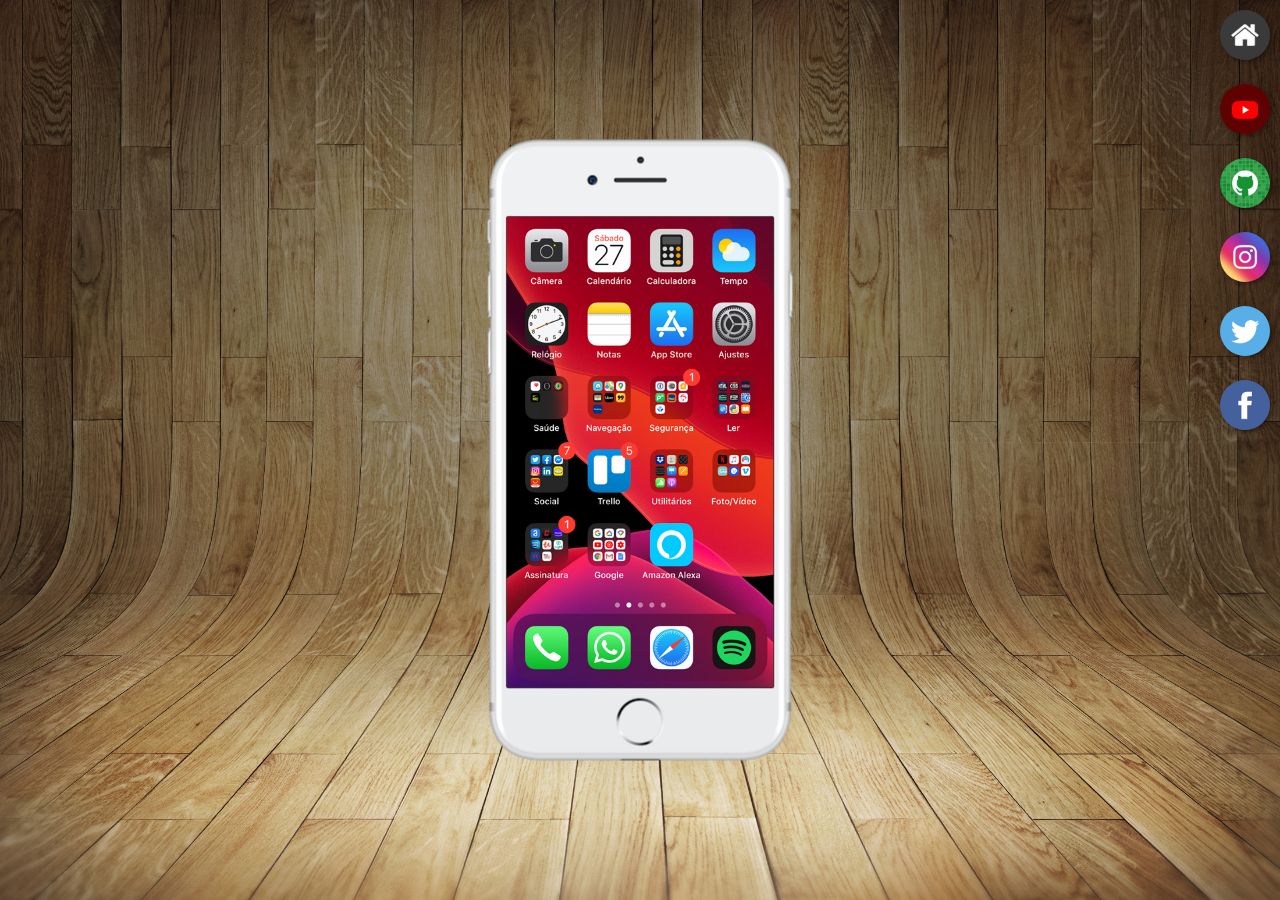
<file: index.html>
<!DOCTYPE html>
<html lang="pt-br">
<head>
    <meta charset="UTF-8">
    <meta http-equiv="X-UA-Compatible" content="IE=edge">
    <meta name="viewport" content="width=device-width, initial-scale=1.0">
    <link rel="shortcut icon" href="favicon.ico" type="image/x-icon">
    <link rel="stylesheet" href="estilos/style.css">
    <title>Projeto Redes Sociais</title>    
</head>
<body>
    <main>
        <!-- TELEFONE -->
        <section id="telefone">
            <iframe src="home.html" name="tela" id="tela" frameborder="0">
                Seu navegador não é compatível com isso.
            </iframe>                
        </section>

        <!-- MENU -->
        <section id="redes-sociais">
            <a href="home.html" target="tela"><img src="imagens/logo-home.jpg" alt="Home"></a> <br>
            <a href="youtube.html" target="tela"><img src="imagens/logo-youtube.jpg" alt="YouTube"></a> <br>
            <a href="github.html" target="tela"><img src="imagens/logo-github.jpg" alt="GitHub"></a> <br>
            <a href="instagram.html" target="tela"><img src="imagens/logo-instagram.jpg" alt="Instagram"></a> <br>
            <a href="twitter.html" target="tela"><img src="imagens/logo-twitter.jpg" alt="Twitter"></a> <br>
            <a href="facebook.html" target="tela"><img src="imagens/logo-facebook.jpg" alt="Facebook"></a>
        </section>
    </main>
</body>
</html>
</file>
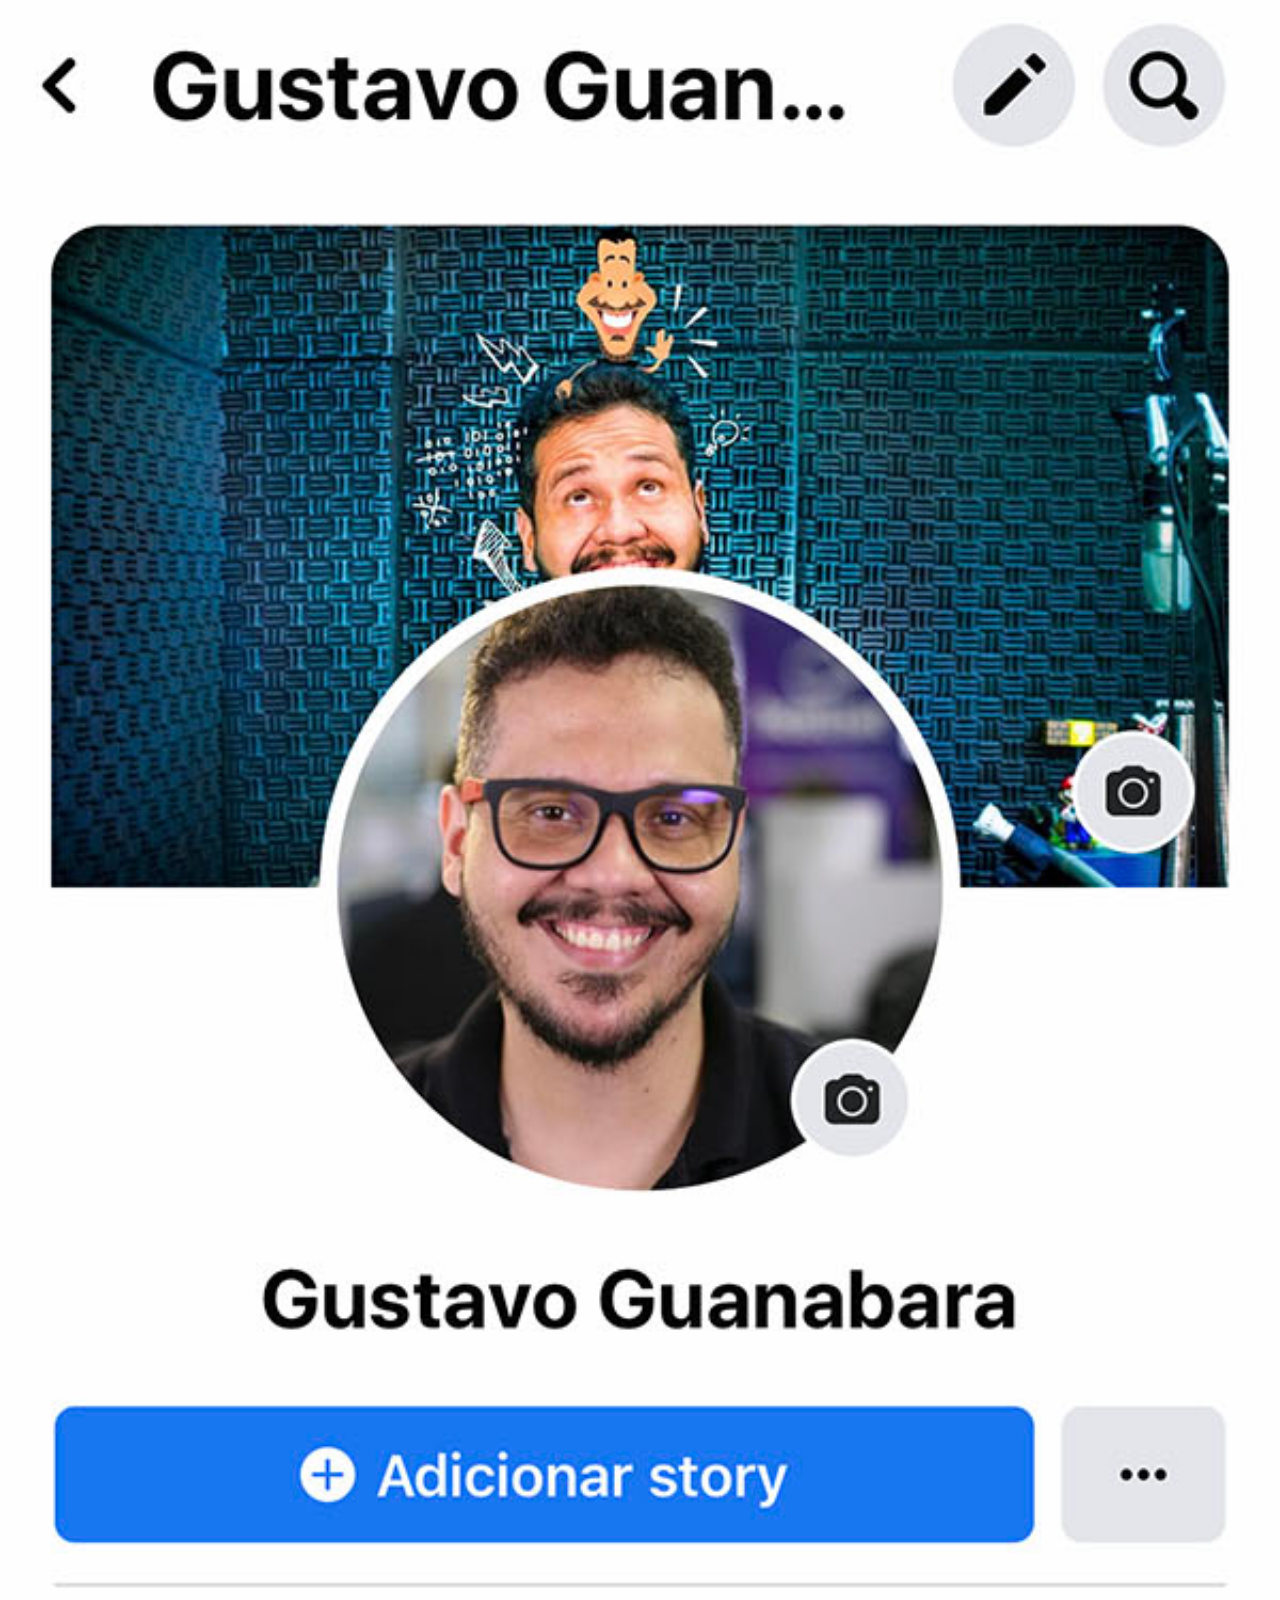
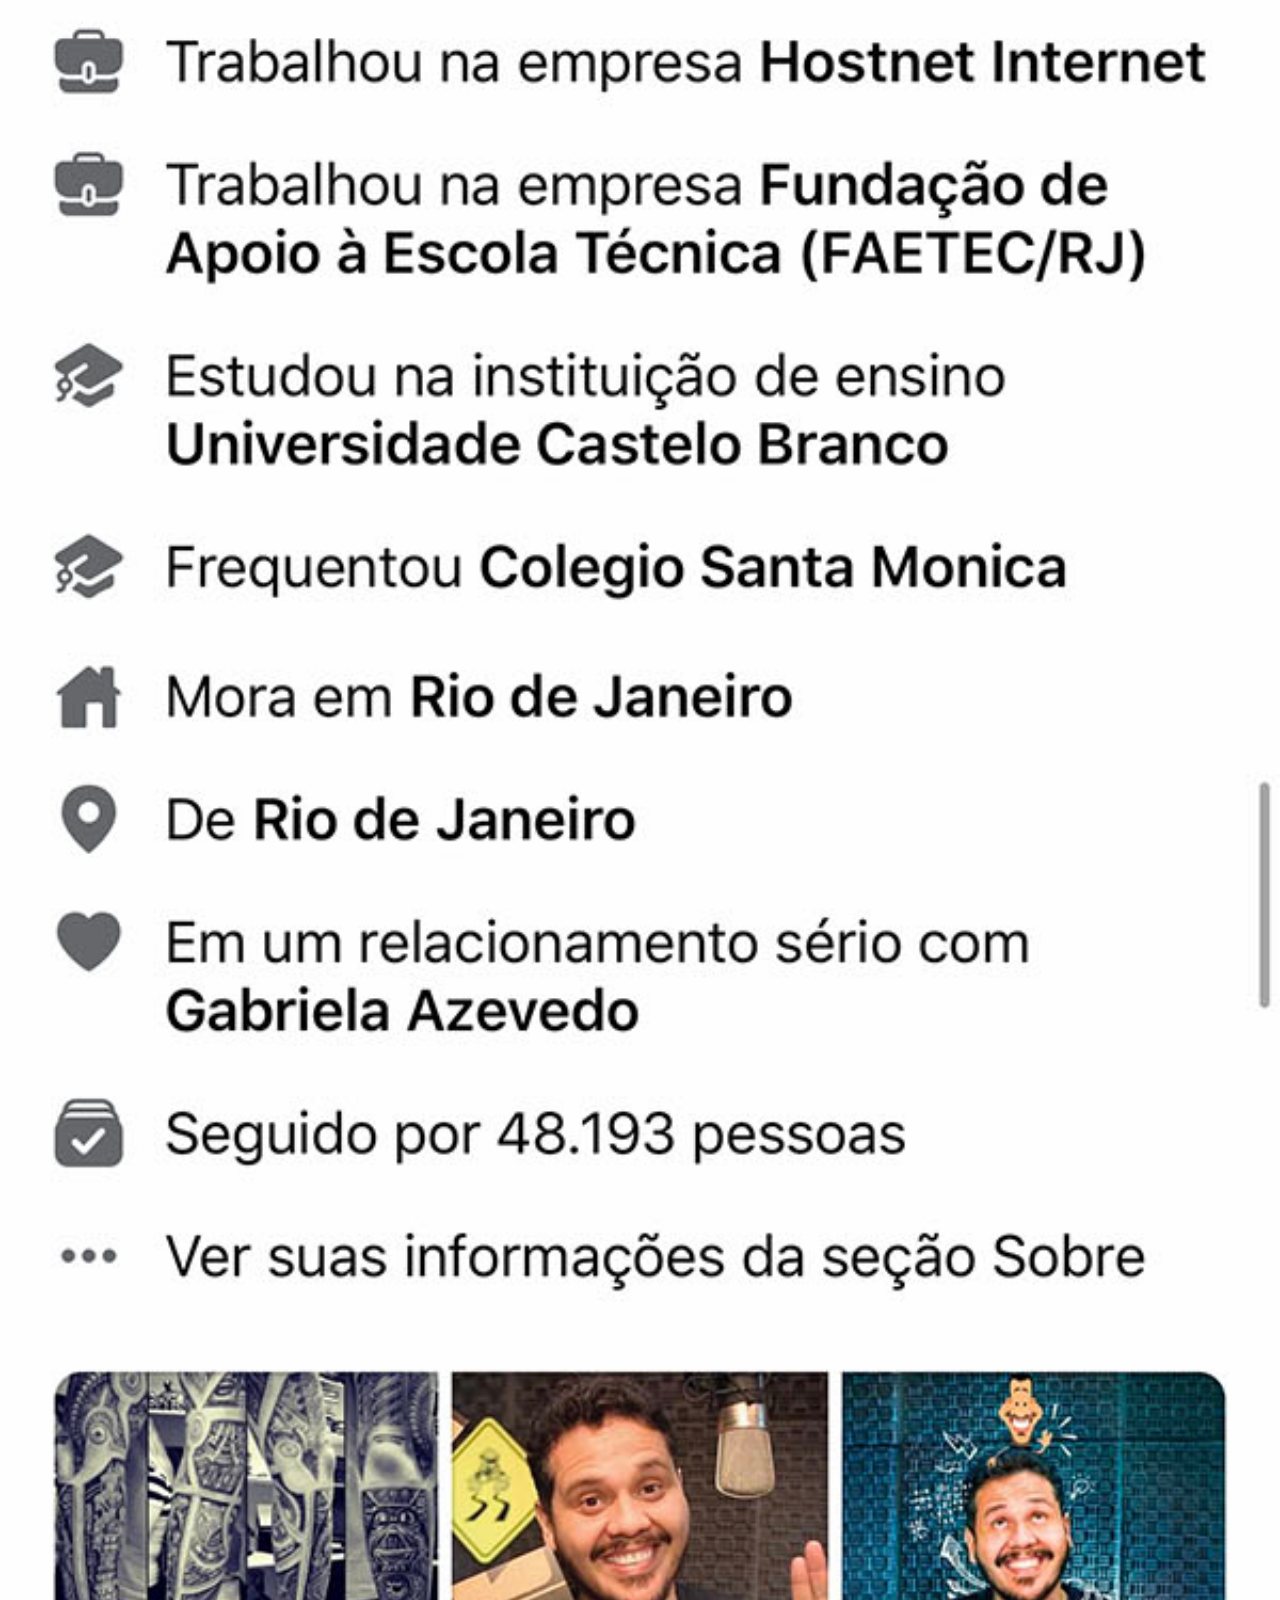
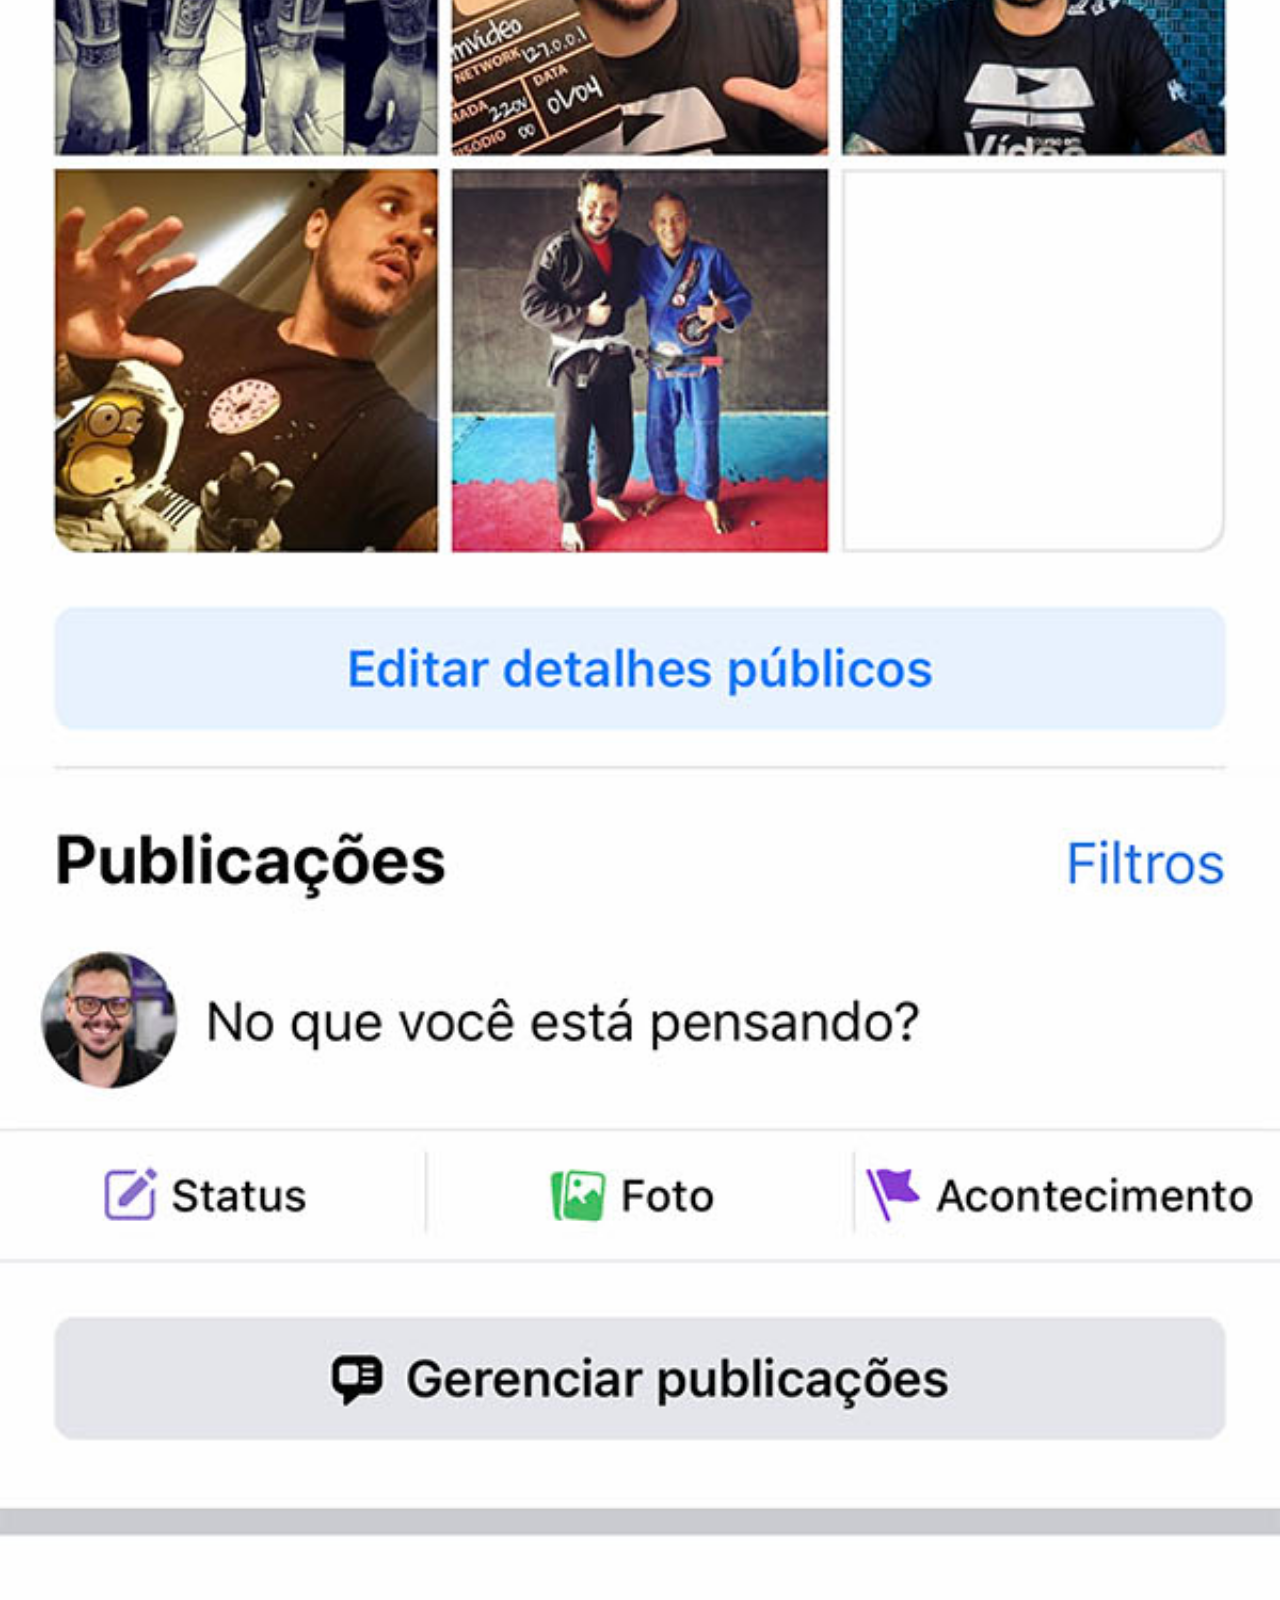
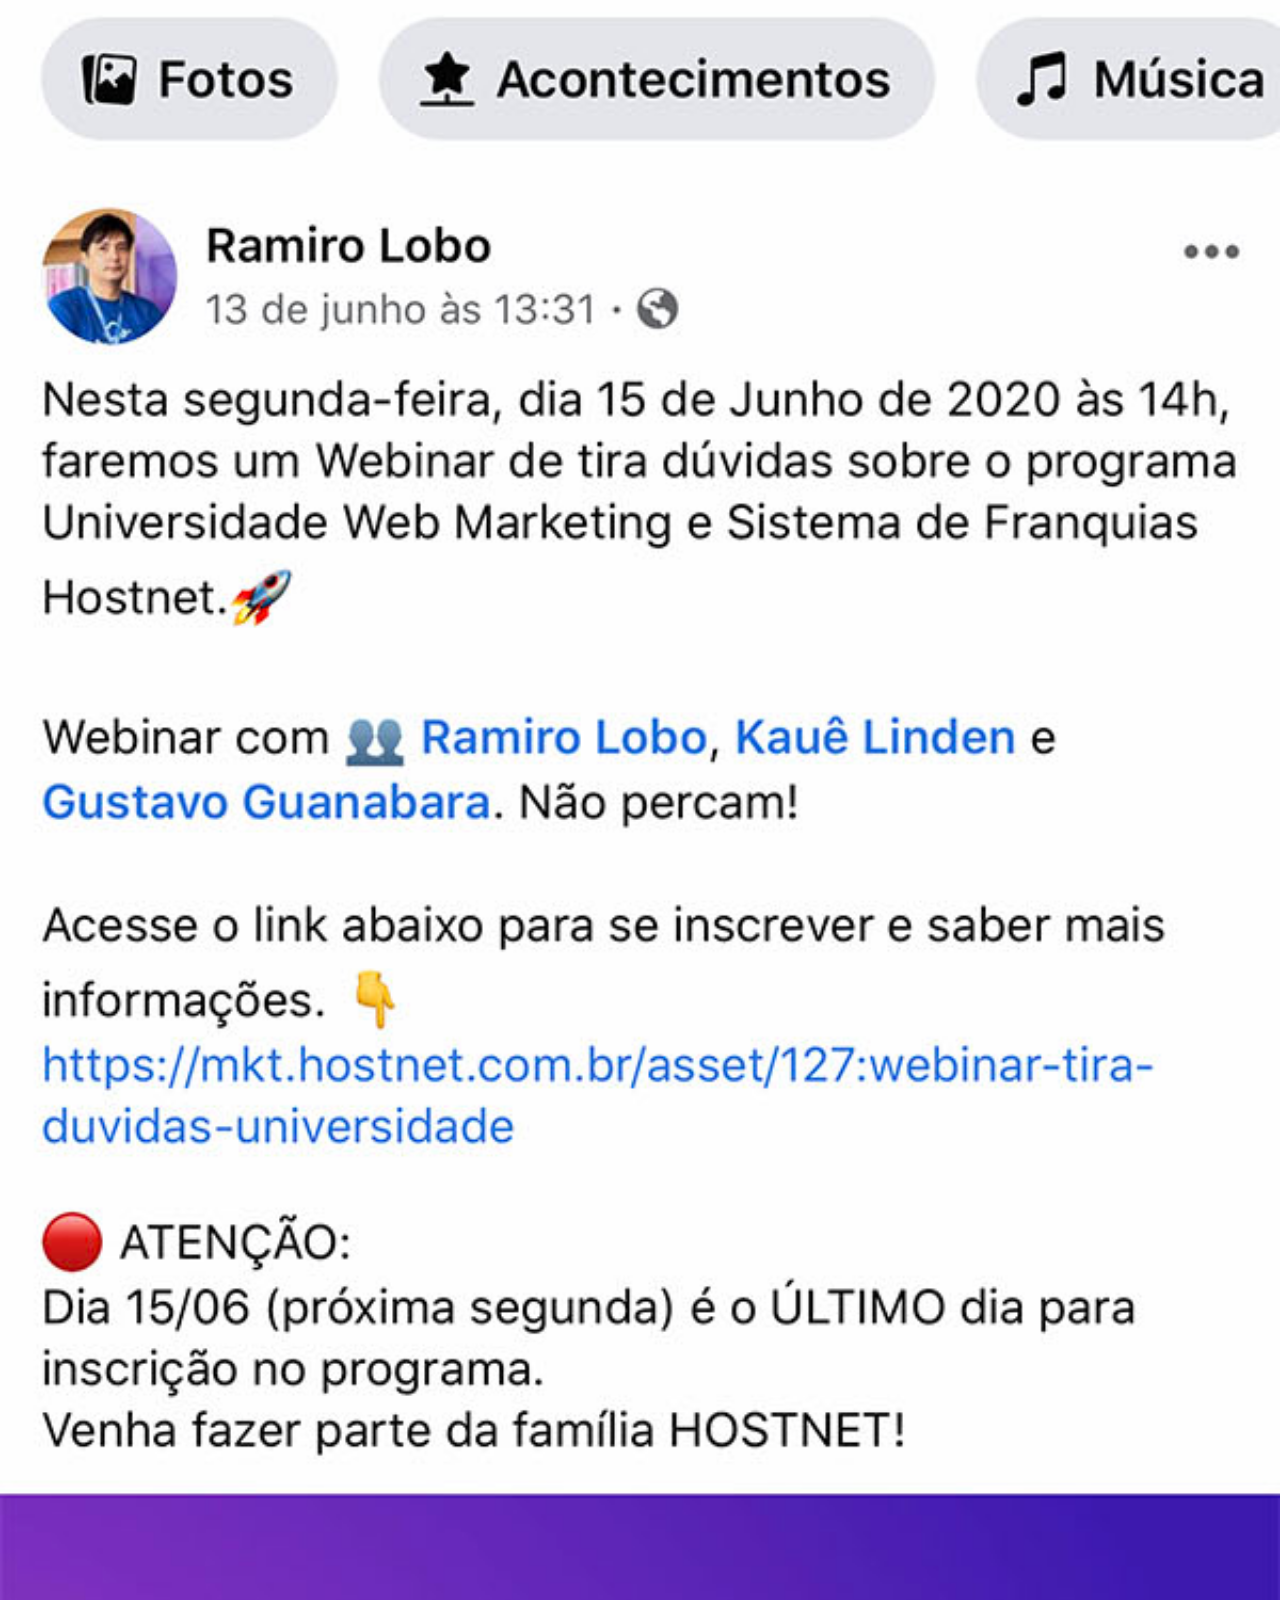
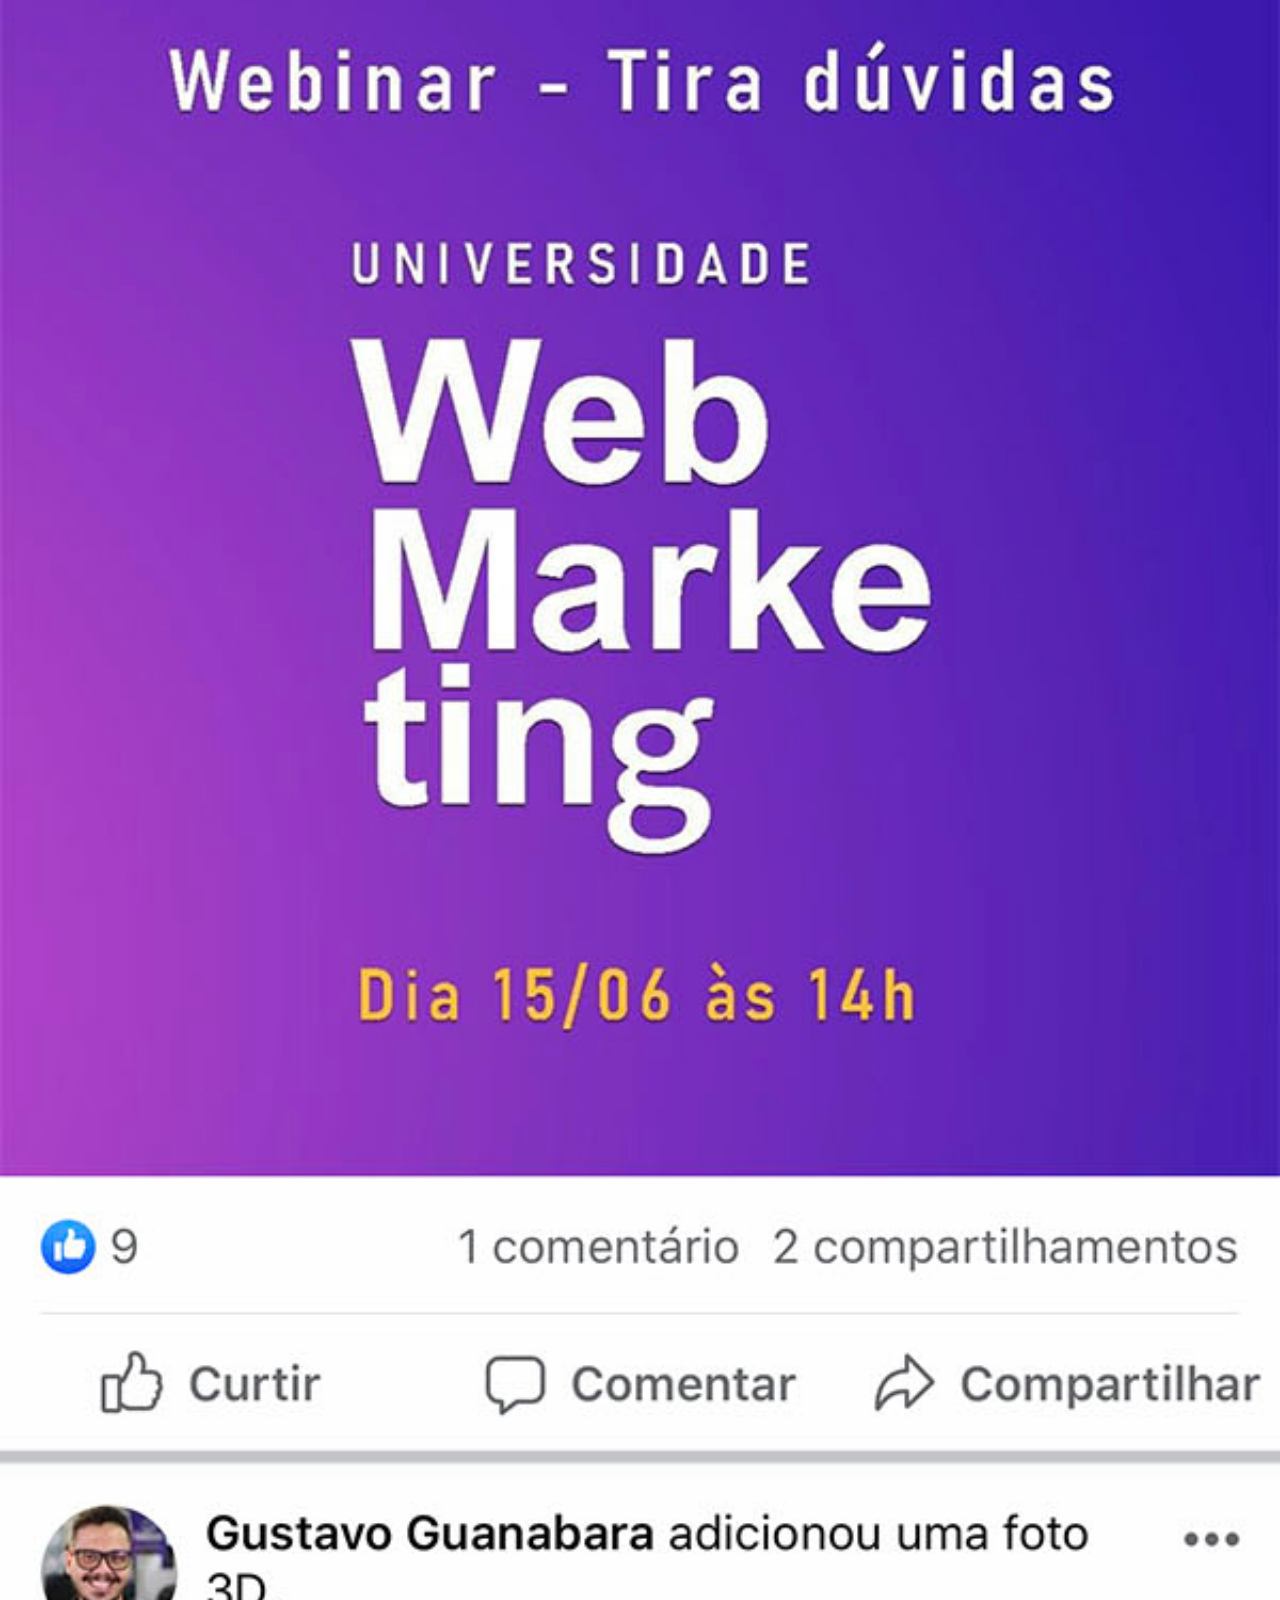
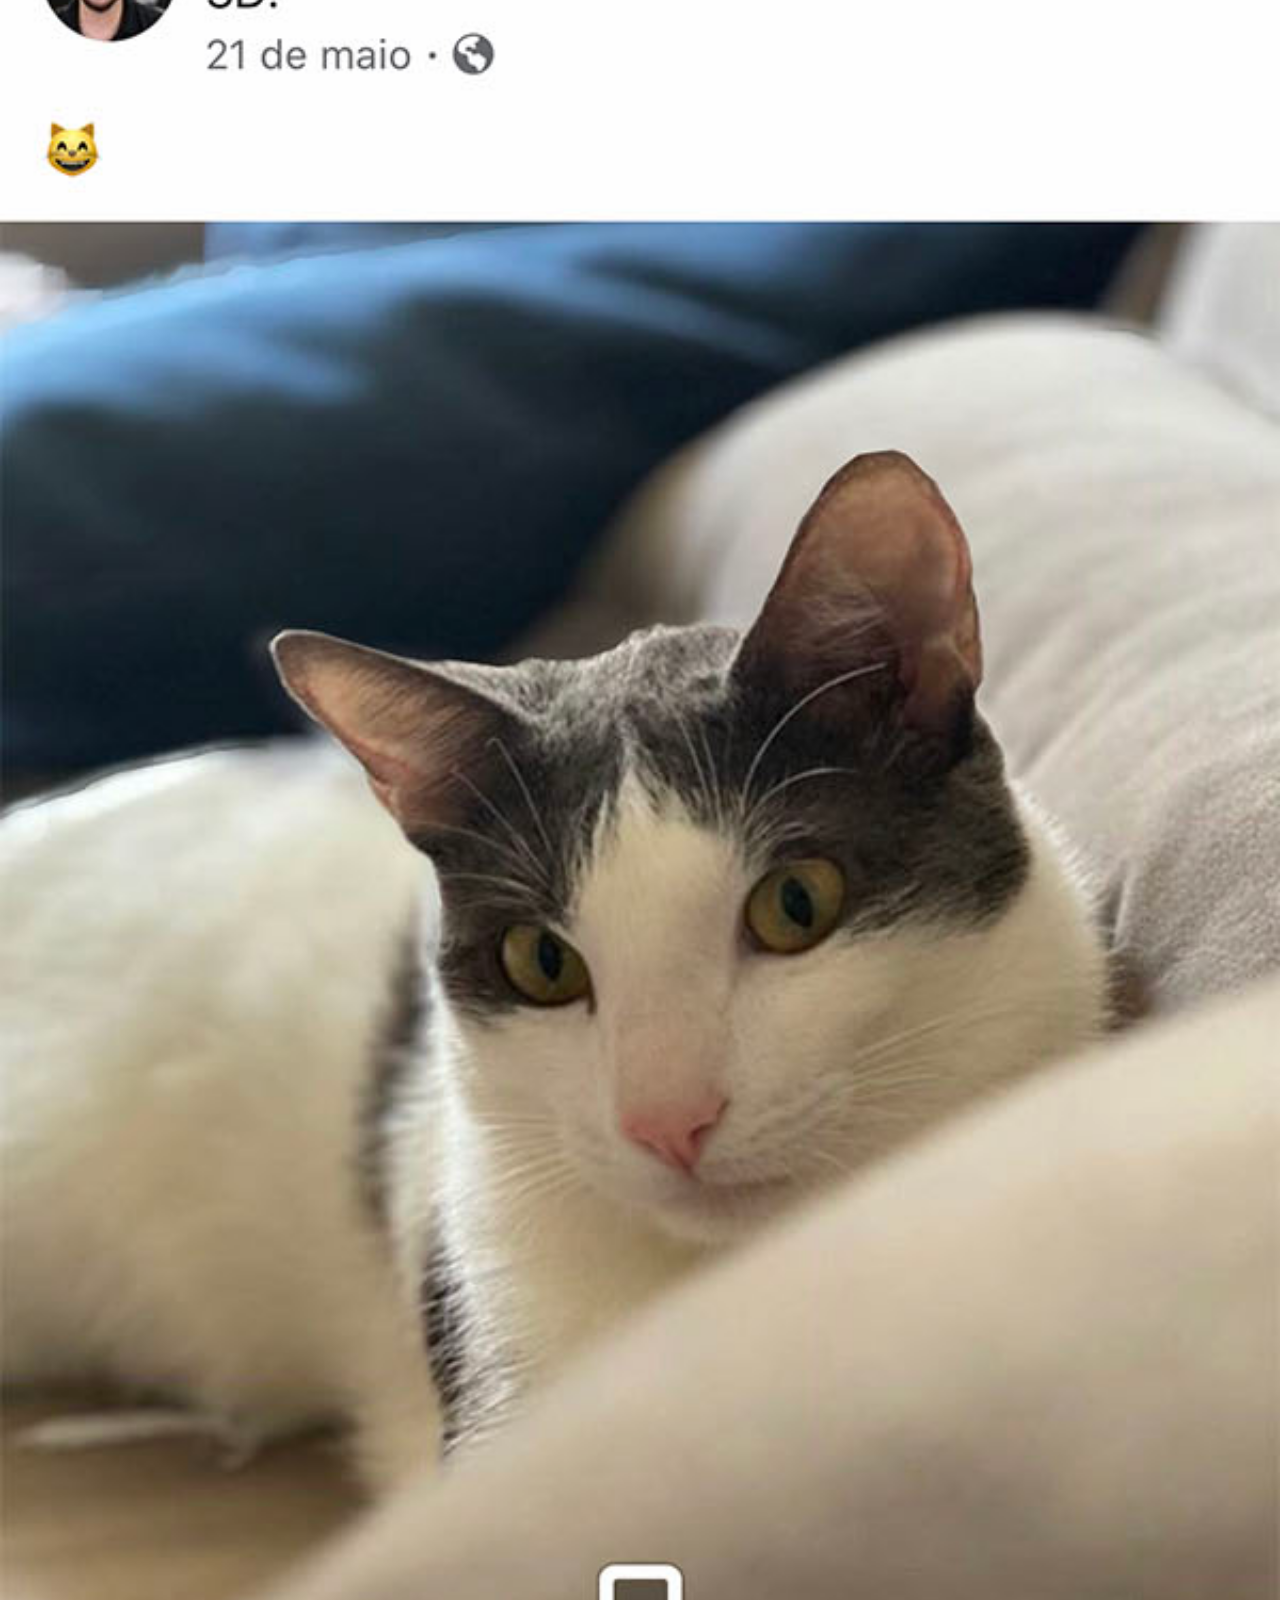
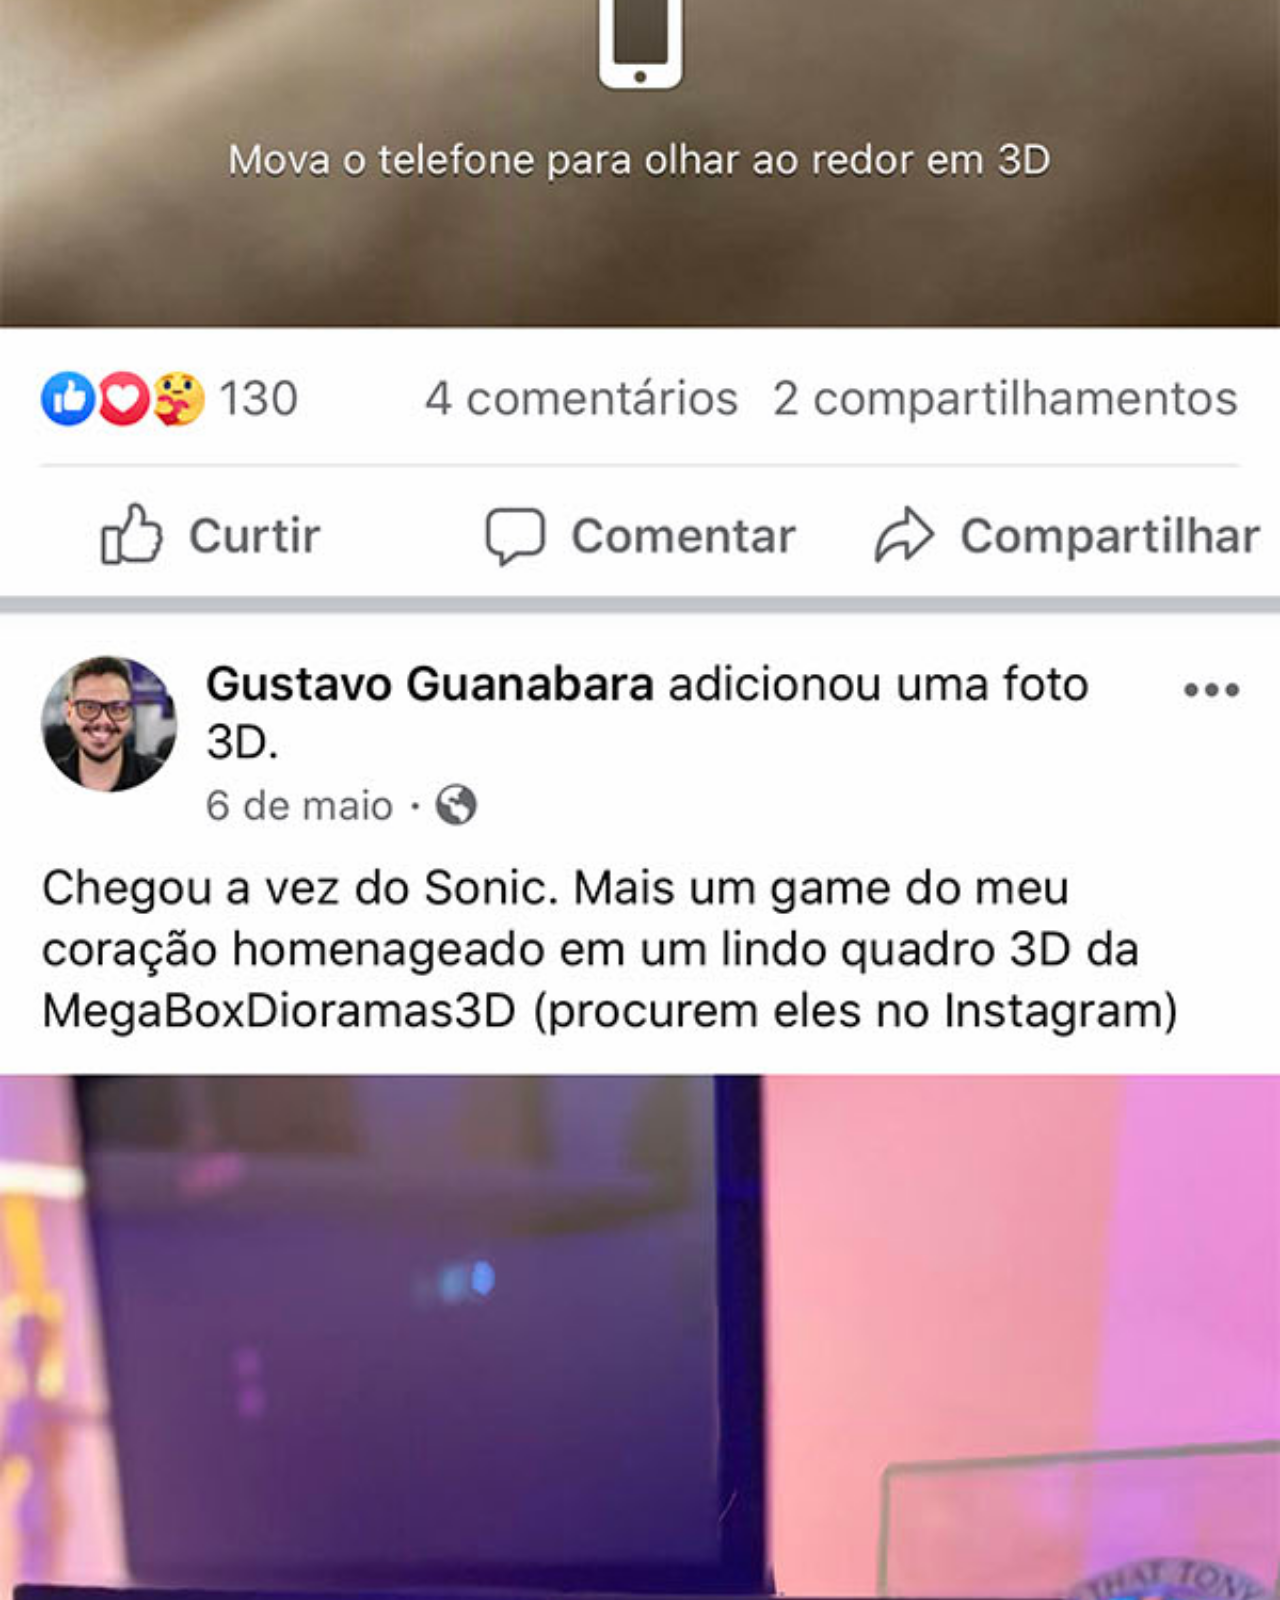
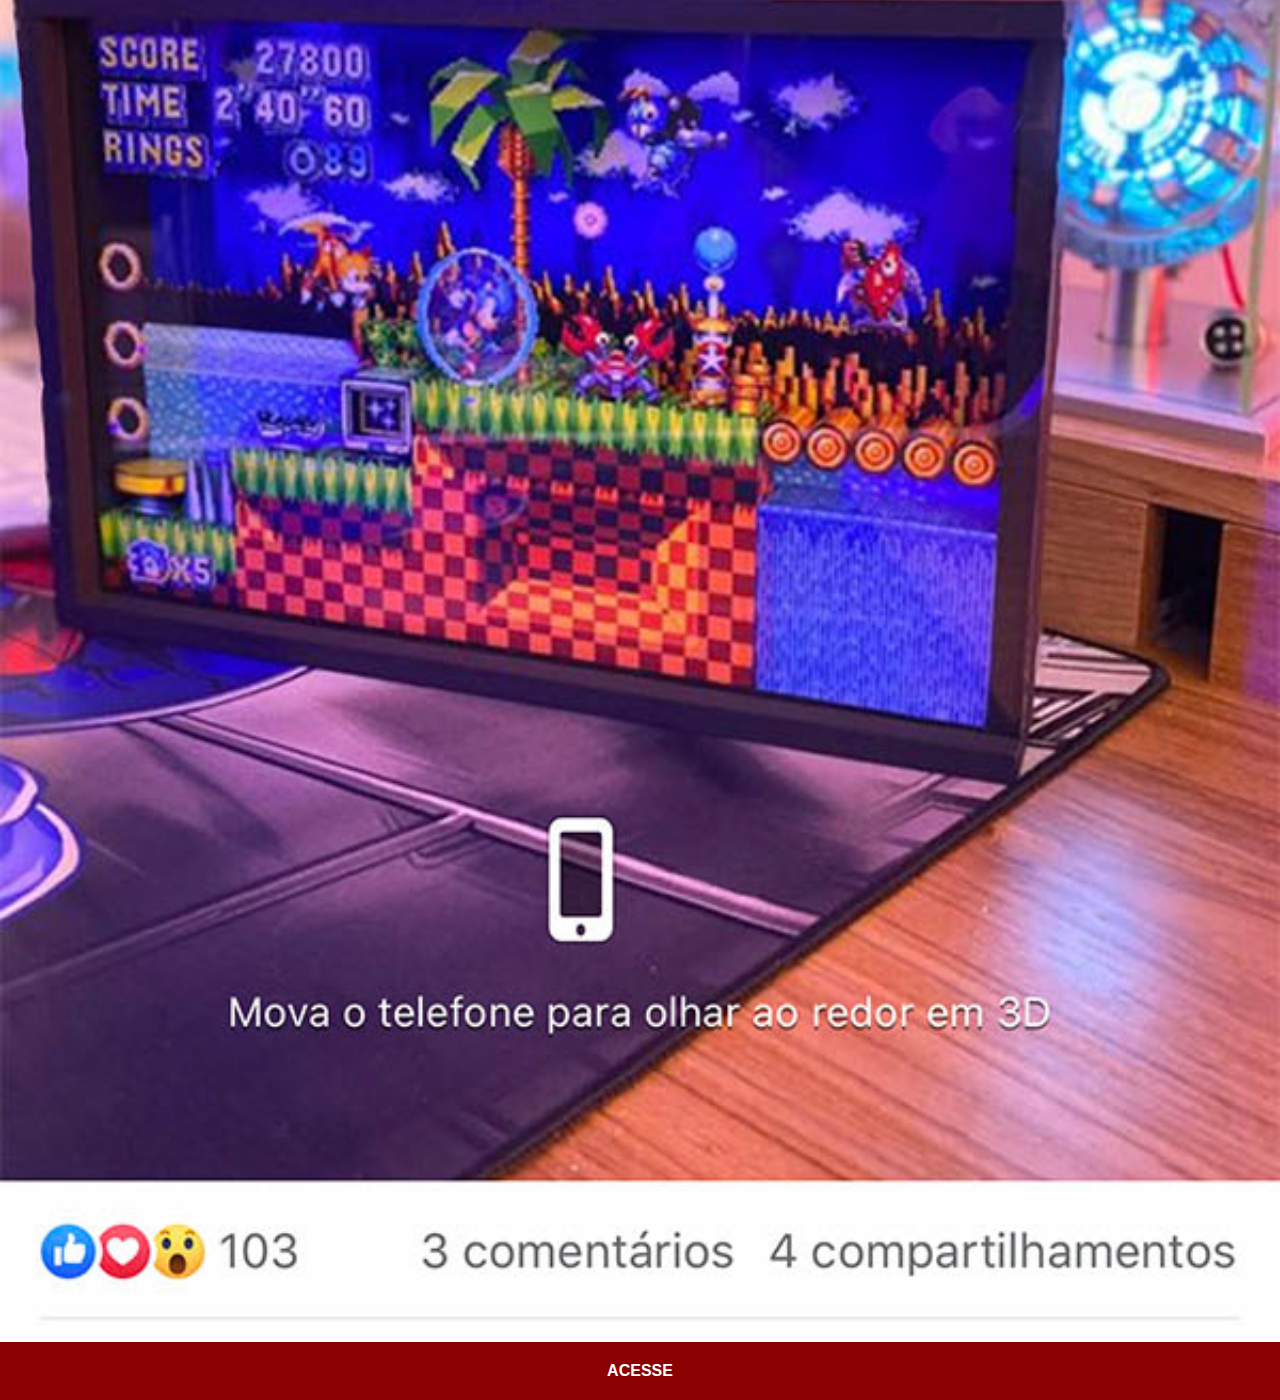
<file: facebook.html>
<!DOCTYPE html>
<html lang="pt-br">
<head>
    <meta charset="UTF-8">
    <meta http-equiv="X-UA-Compatible" content="IE=edge">
    <meta name="viewport" content="width=device-width, initial-scale=1.0">
    <title>Facebook</title>
    <link rel="stylesheet" href="estilos/social.css">
</head>
<body>
    <img src="imagens/tela-facebook.jpg" alt="Facebook">
    <a href="https://pt-br.facebook.com/gustavoguanabara" target="_blank">ACESSE</a>
</body>
</html>
</file>
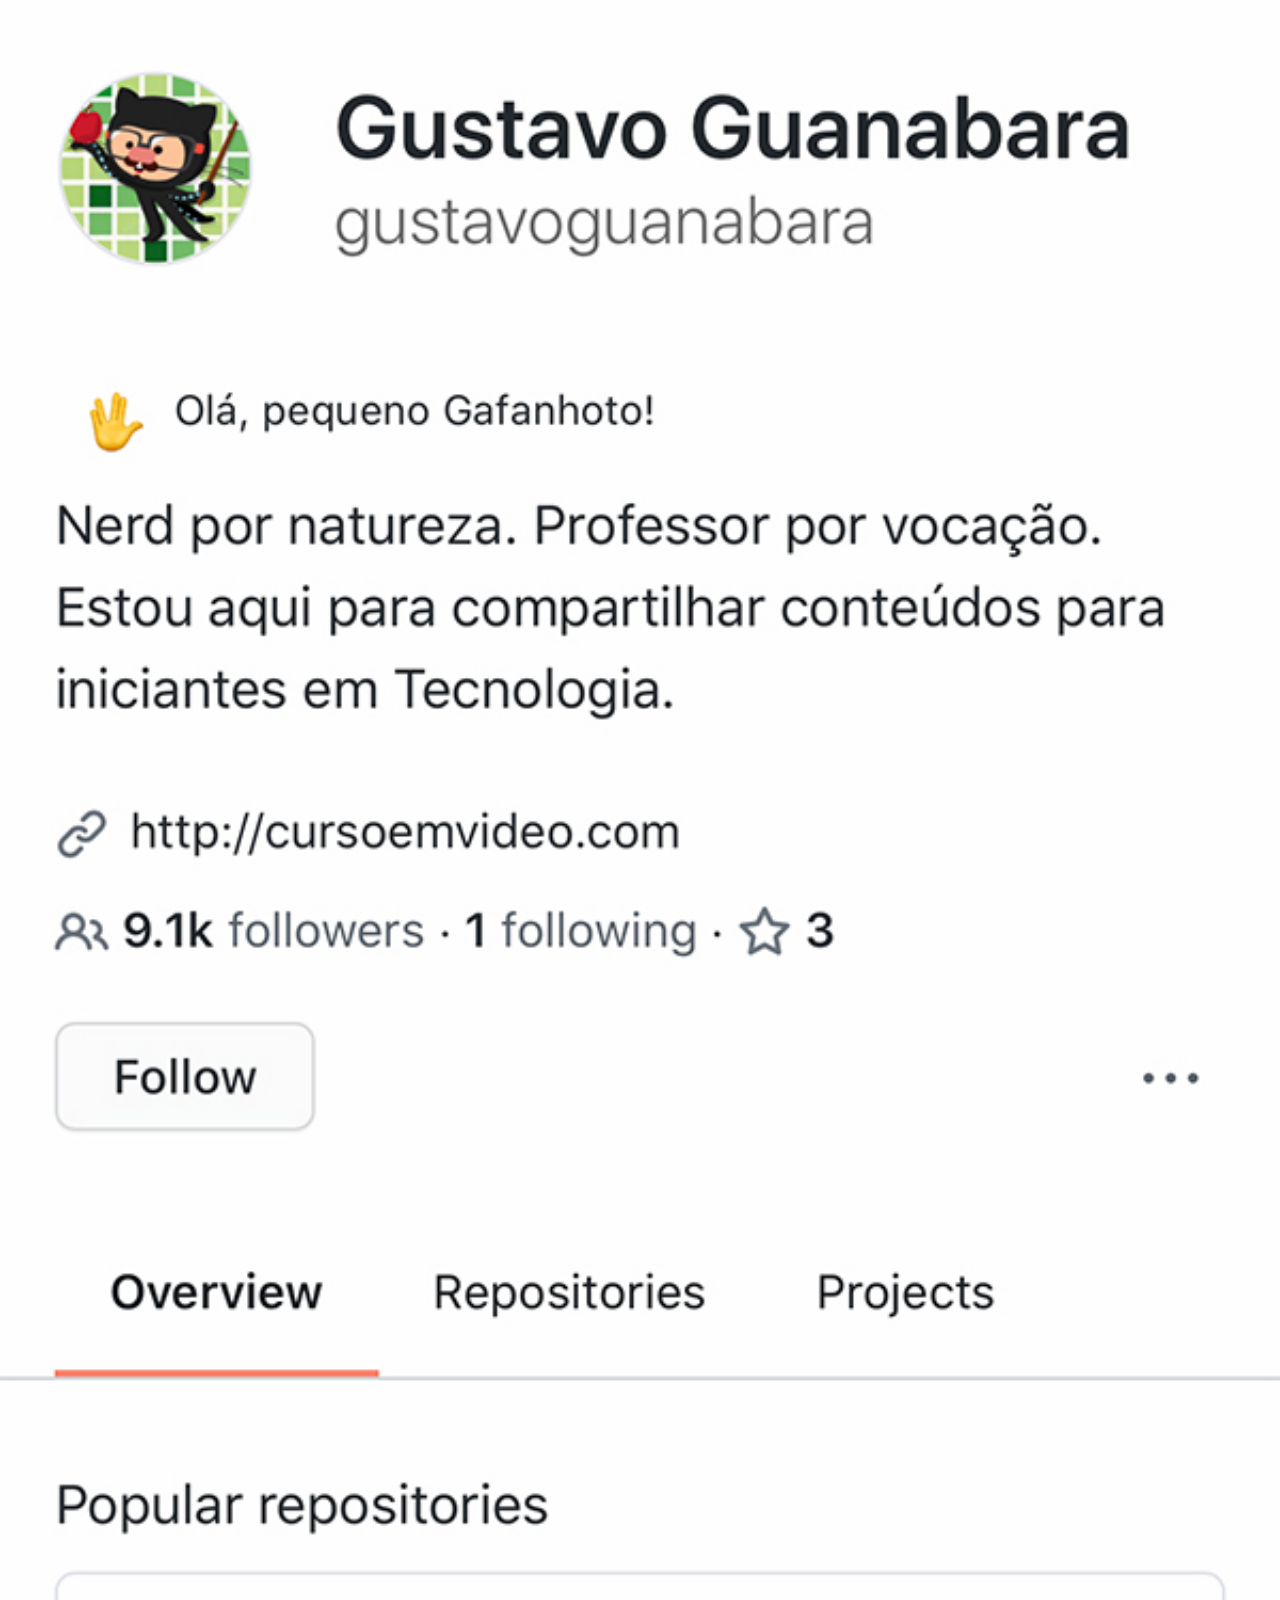
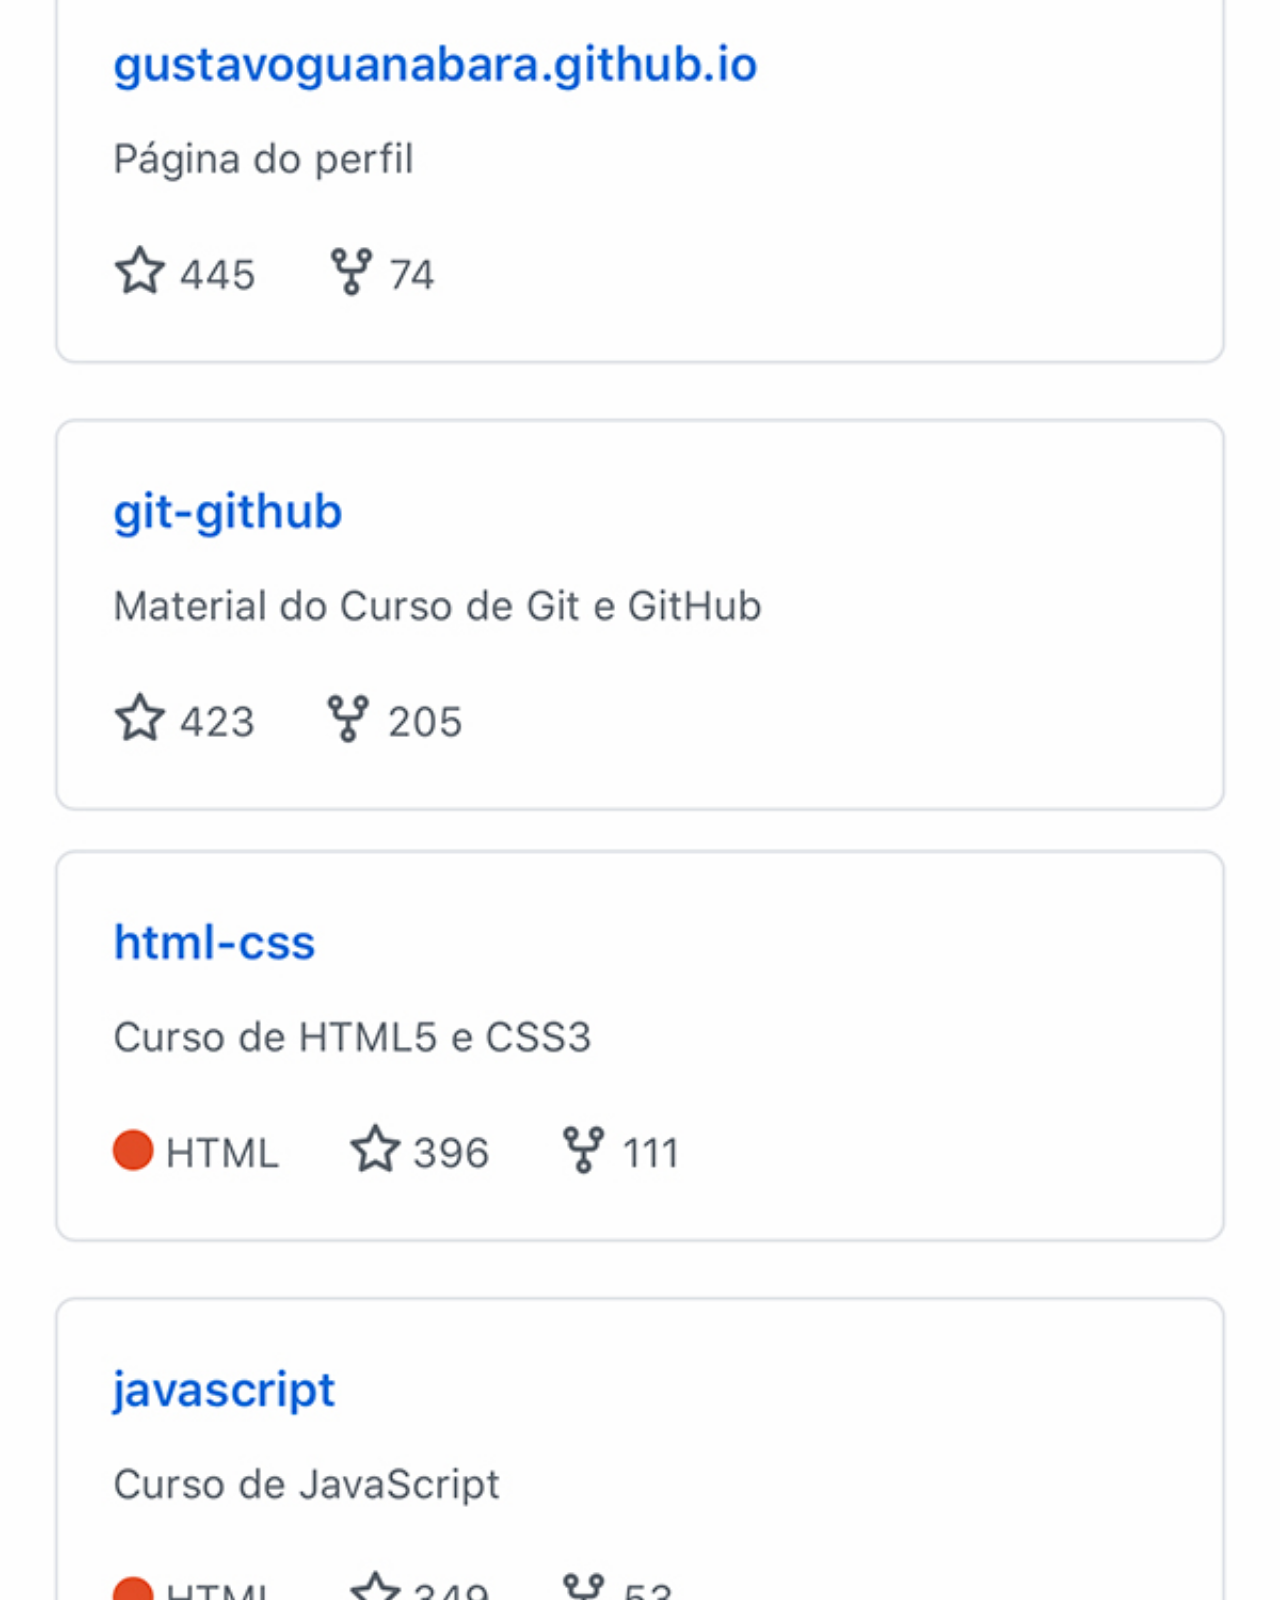
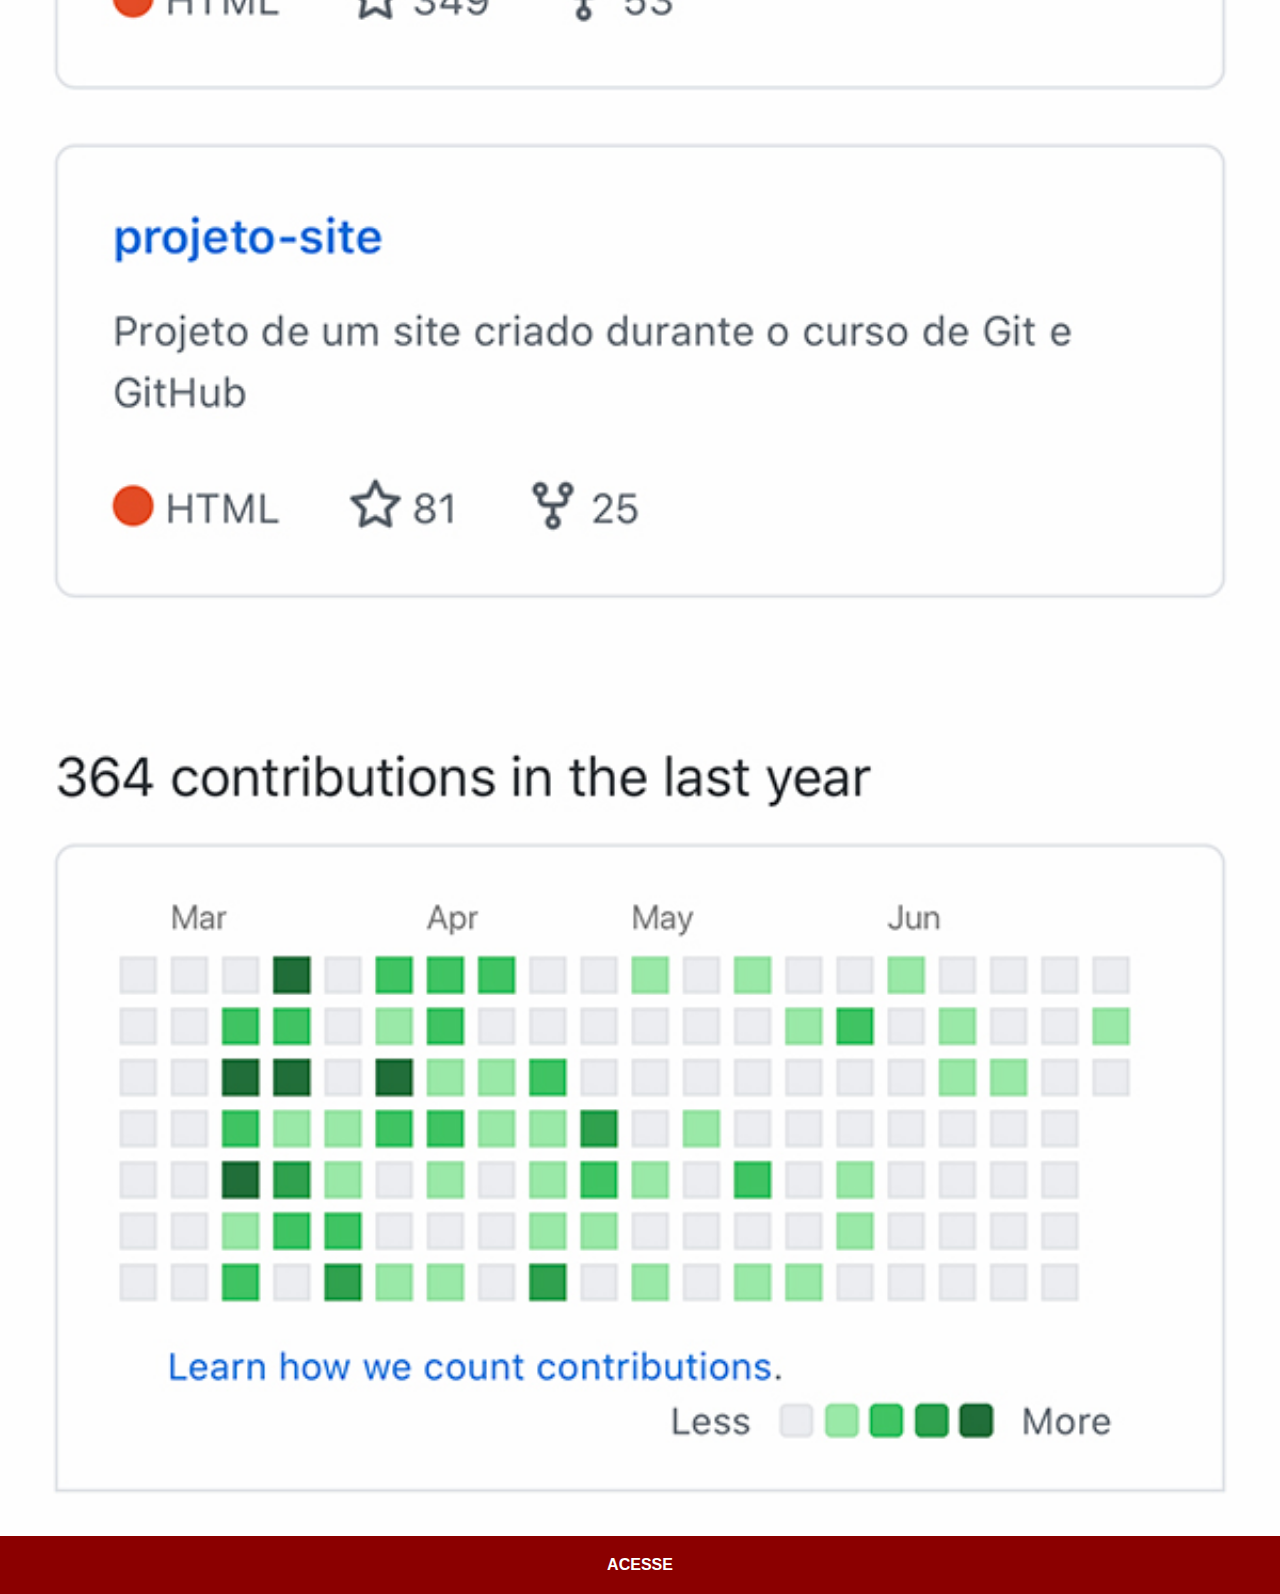
<file: github.html>
<!DOCTYPE html>
<html lang="pt-br">
<head>
    <meta charset="UTF-8">
    <meta http-equiv="X-UA-Compatible" content="IE=edge">
    <meta name="viewport" content="width=device-width, initial-scale=1.0">
    <title>GitHub</title>
    <link rel="stylesheet" href="estilos/social.css">
</head>
<body>
    <img src="imagens/tela-github.jpg" alt="GitHub">
    <a href="https://github.com/gustavoguanabara/gustavoguanabara.github.io" target="_blank">ACESSE</a>
</body>
</html>
</file>
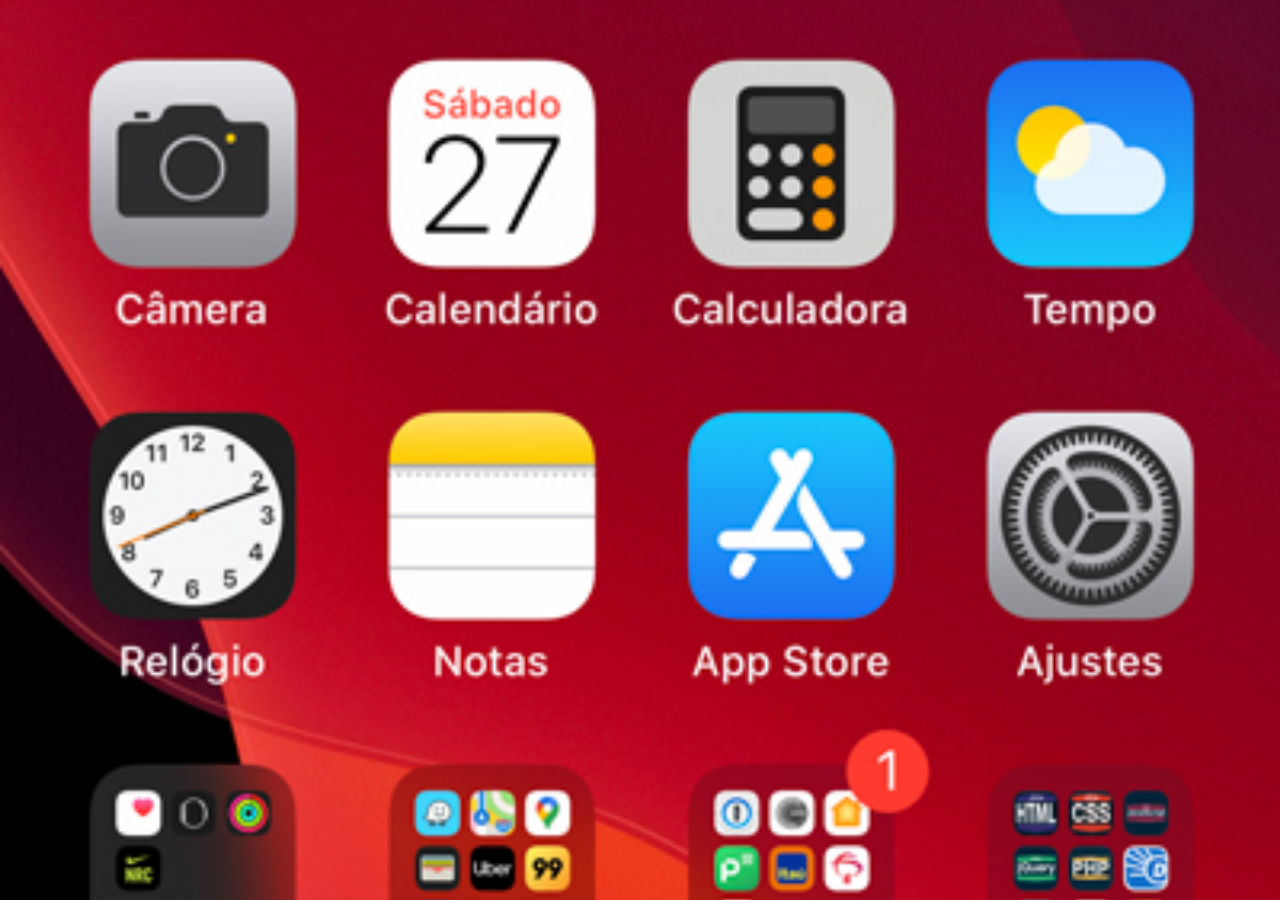
<file: home.html>
<!DOCTYPE html>
<html lang="pt-br">
<head>
    <meta charset="UTF-8">
    <meta http-equiv="X-UA-Compatible" content="IE=edge">
    <meta name="viewport" content="width=device-width, initial-scale=1.0">
    <title>Home</title>
    <style>
        * {
            margin: 0px;
            padding: 0px;
        }

        body {
            width: 100vw;
            height: 100vh;
            background: black url('imagens/tela-home.jpg') no-repeat top center;
            background-size: cover;
        }
    </style>
</head>
<body>
    
</body>
</html>
</file>
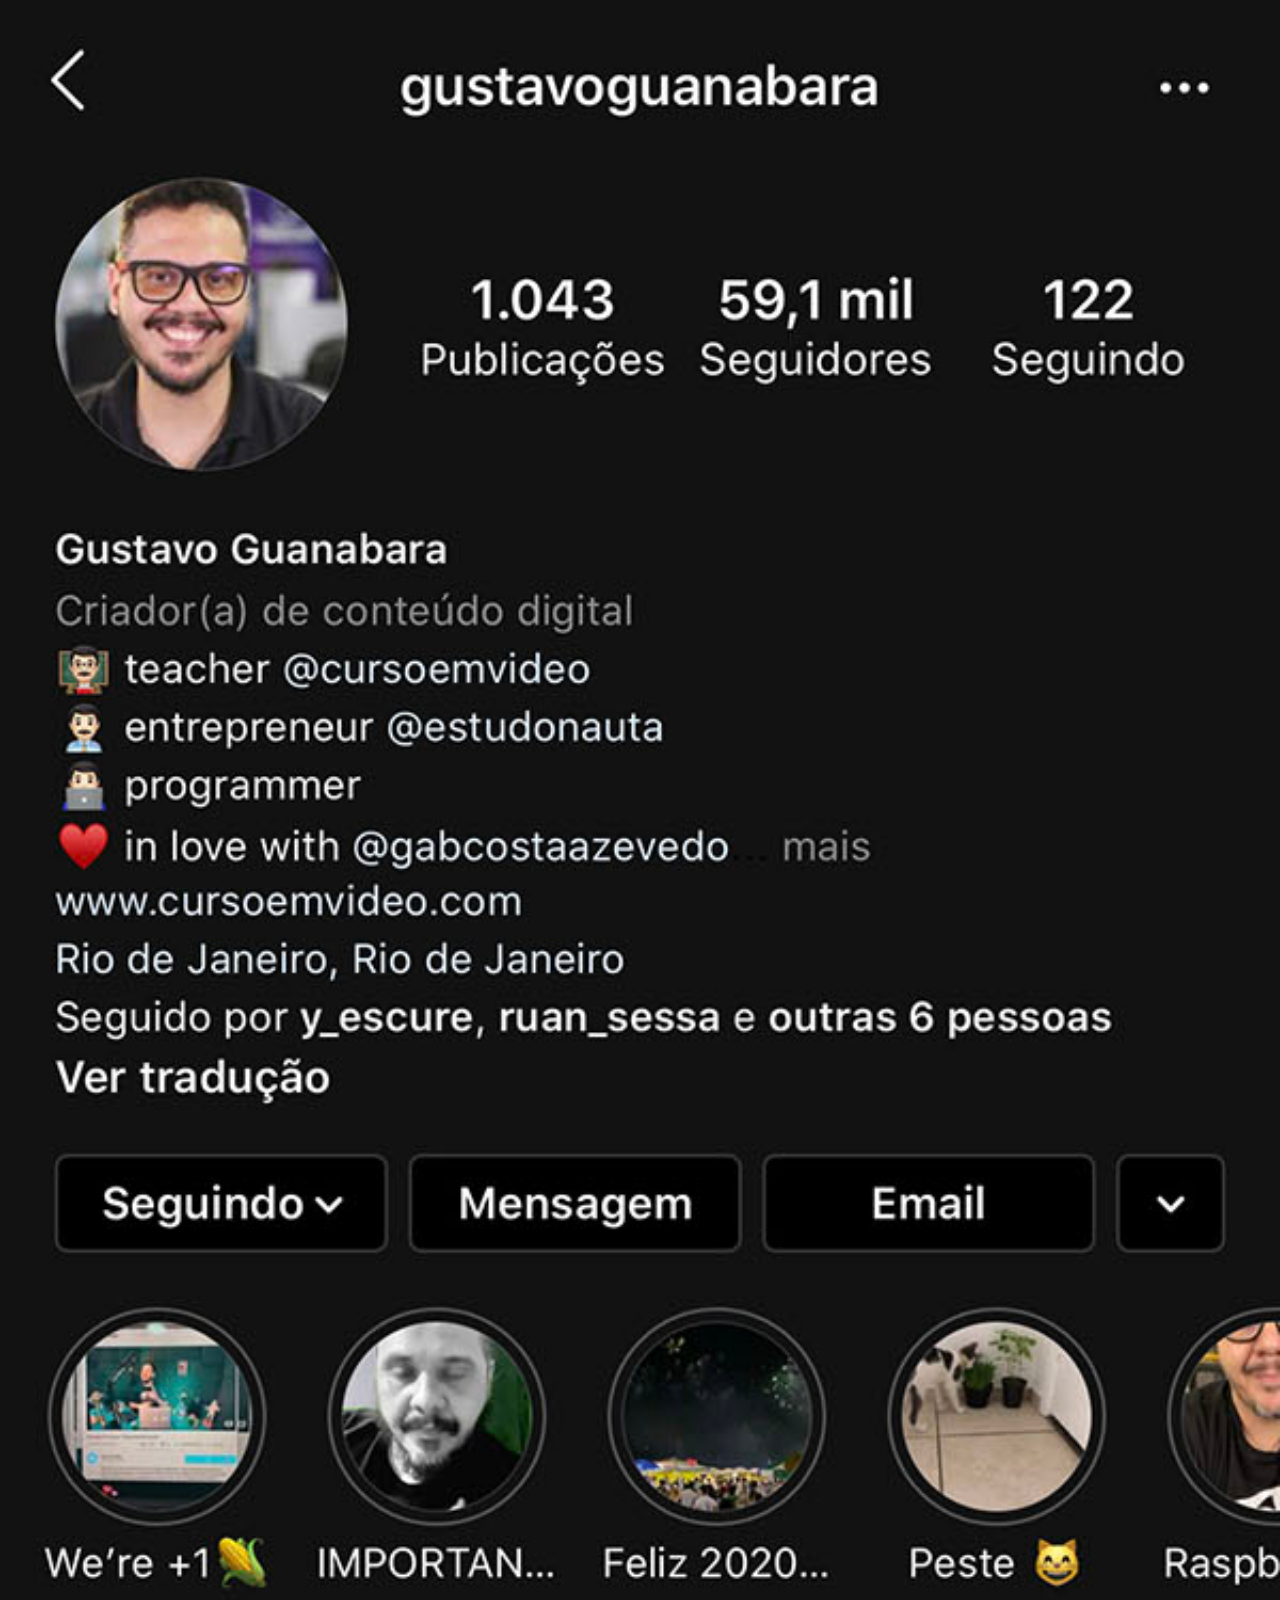
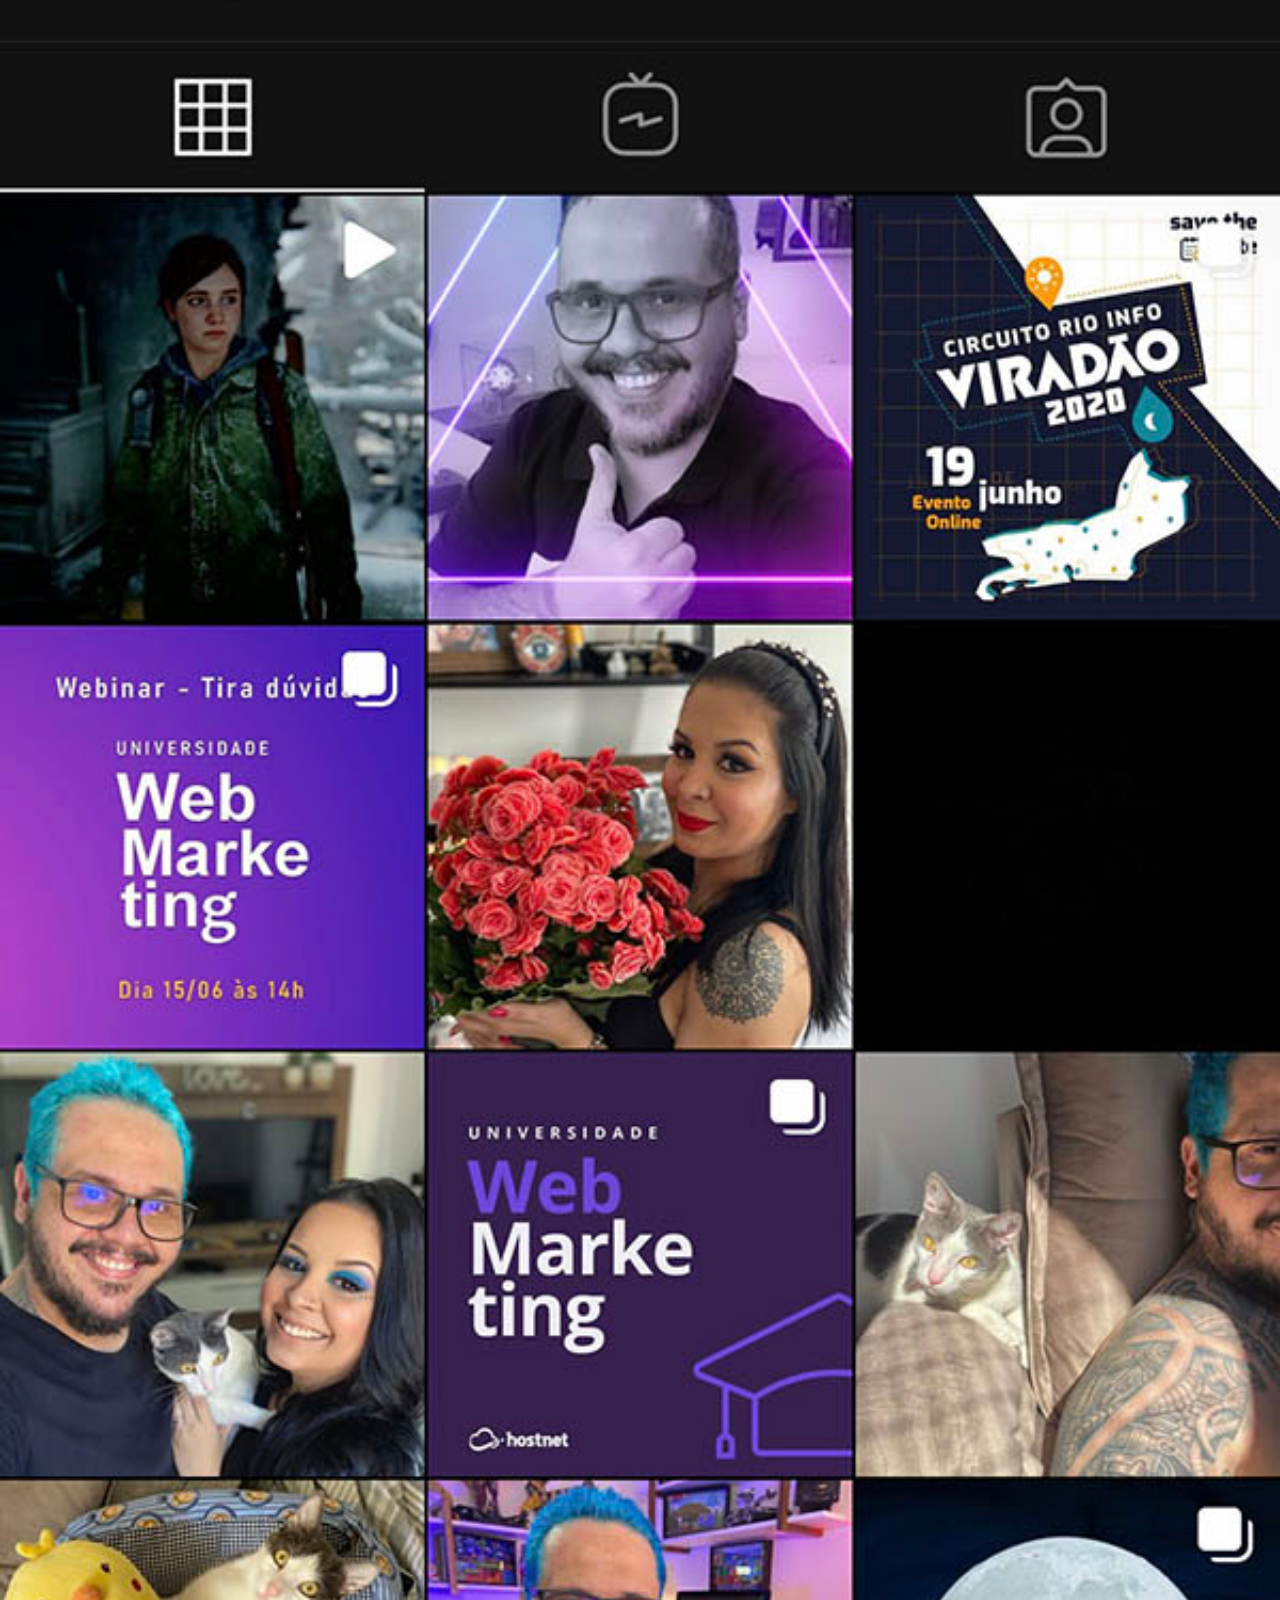
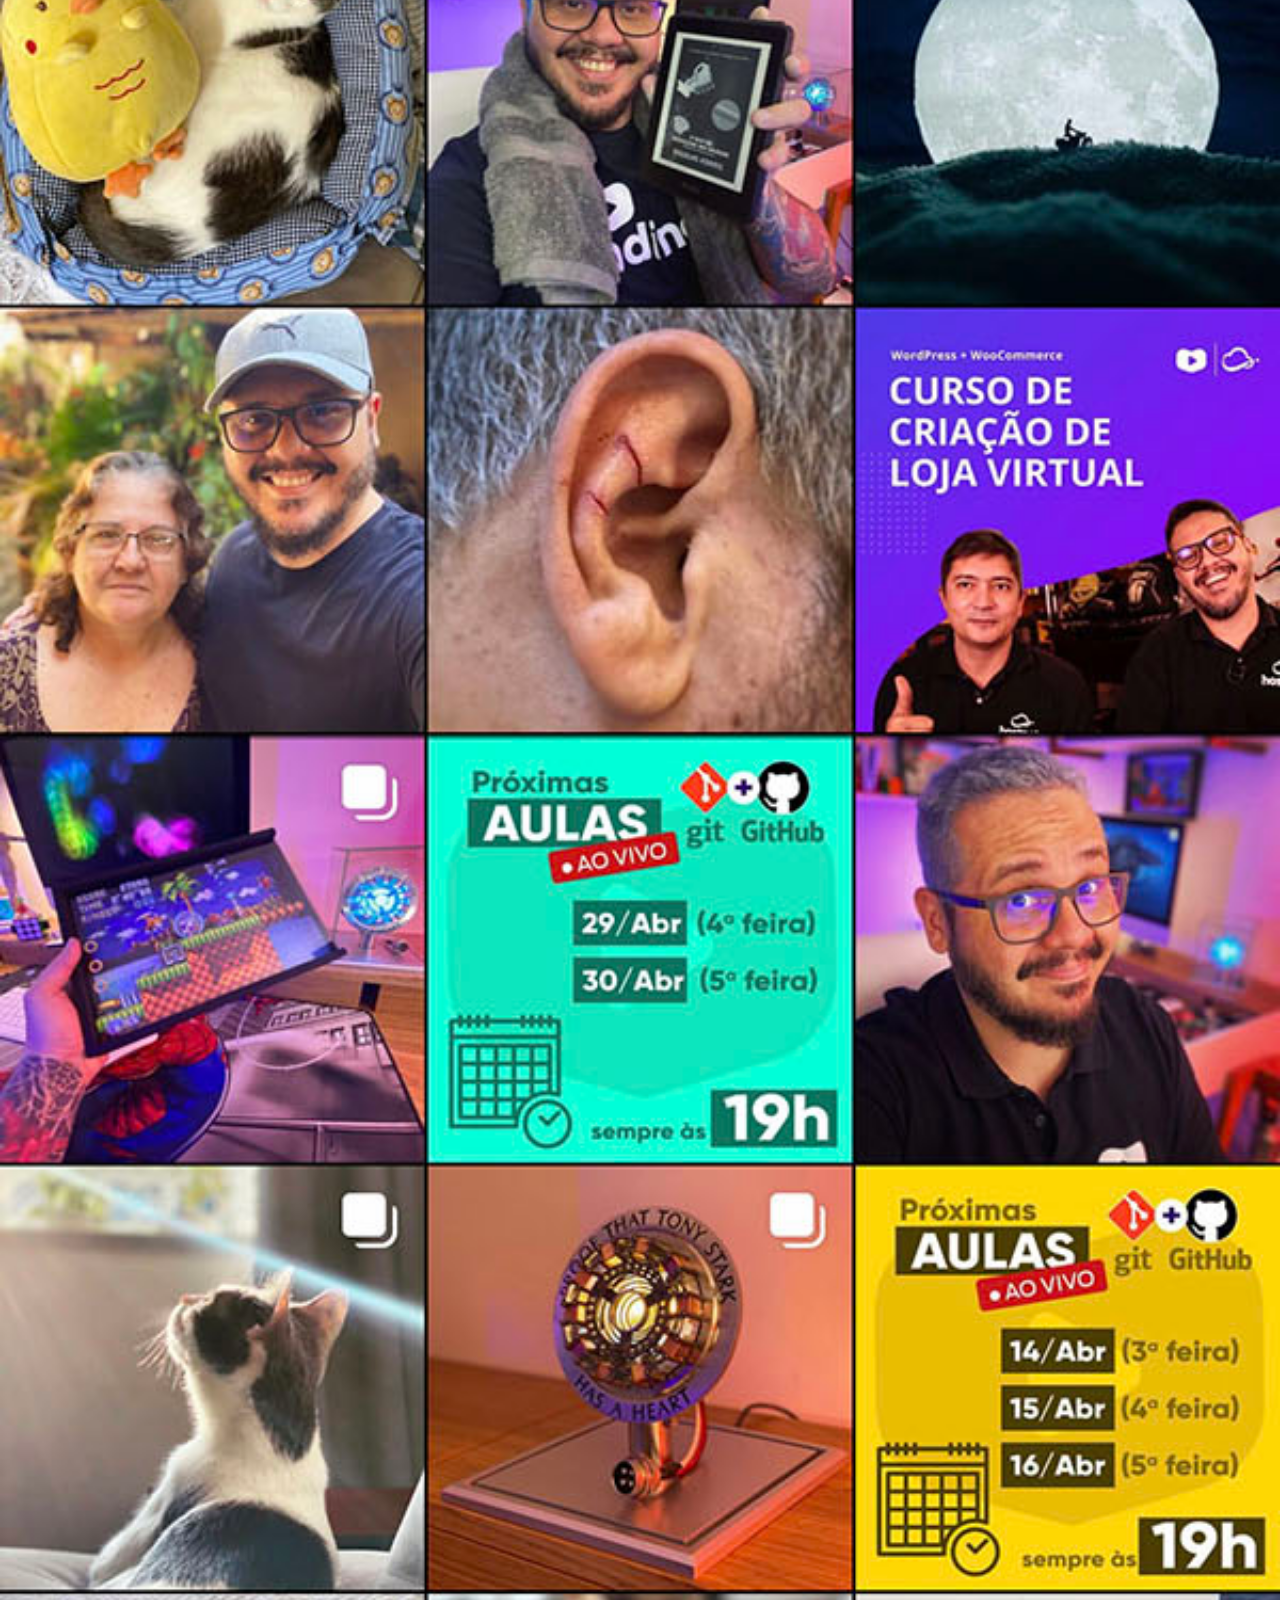
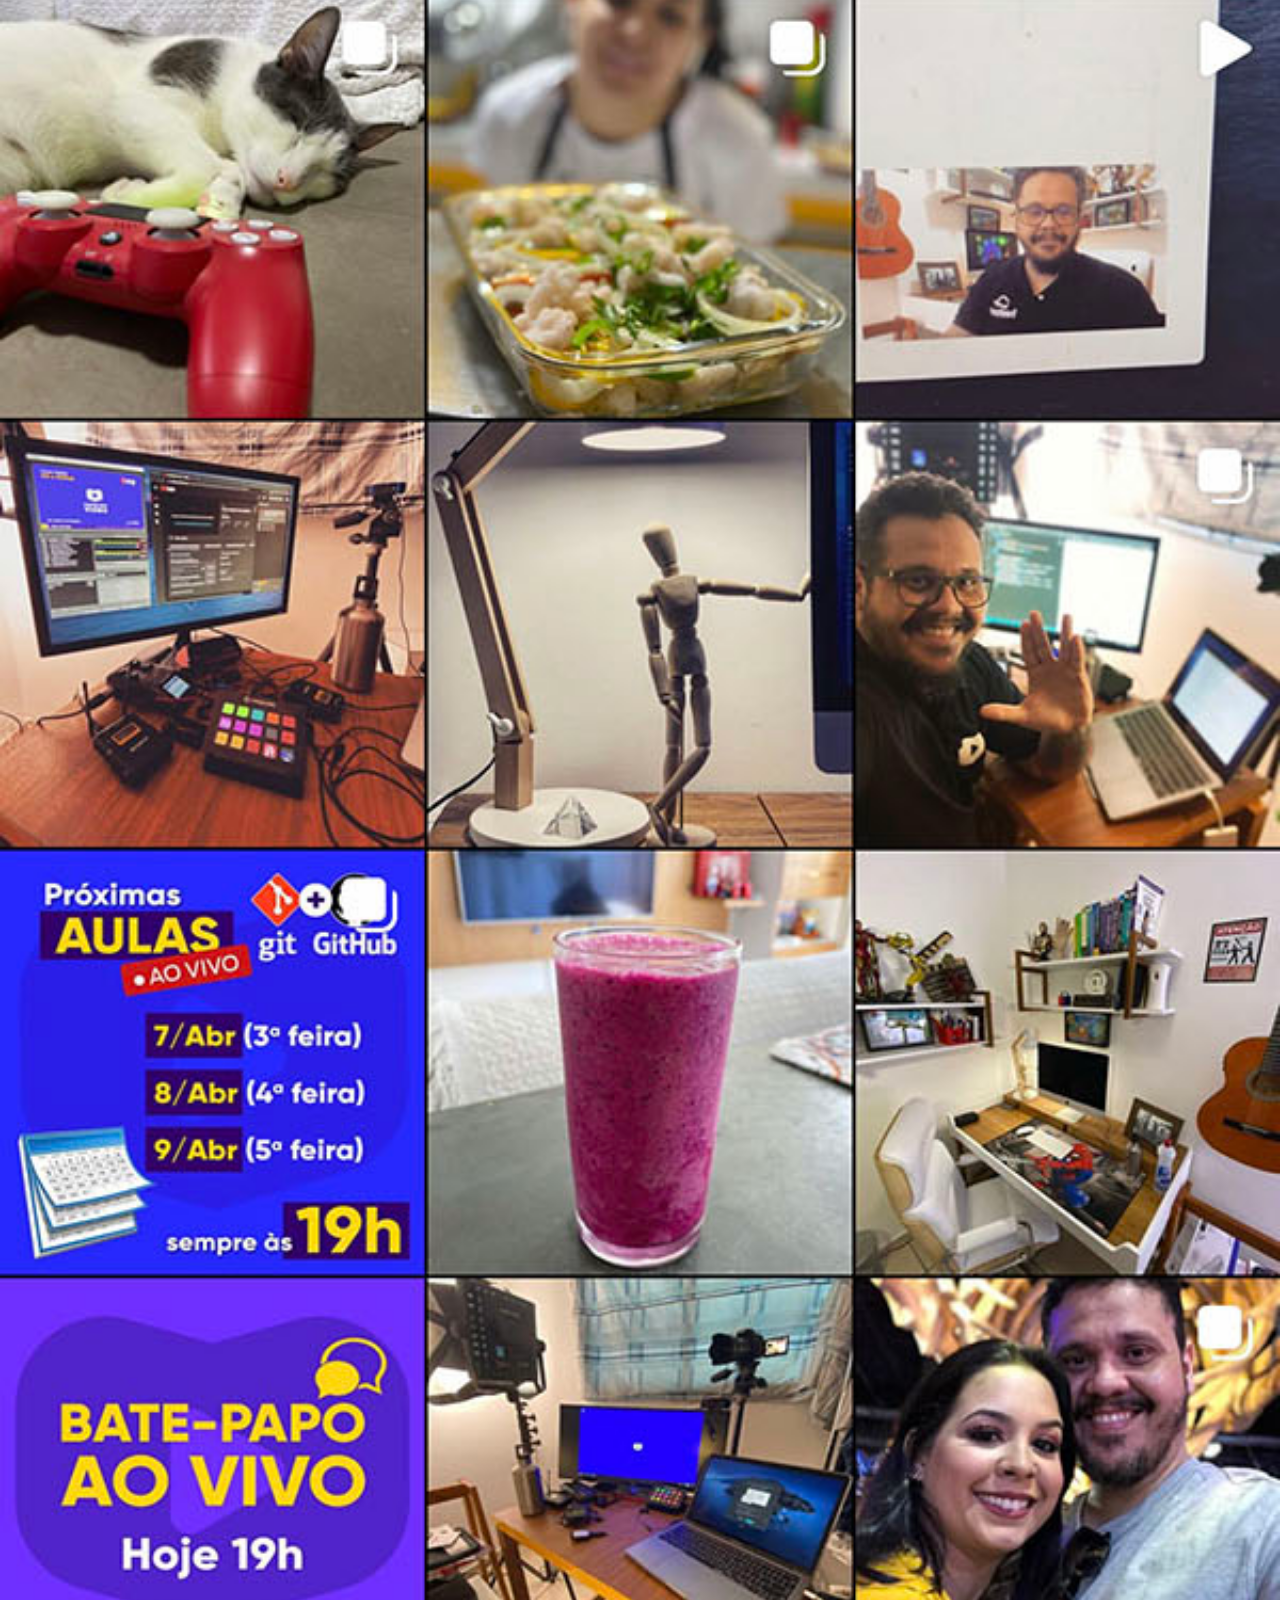
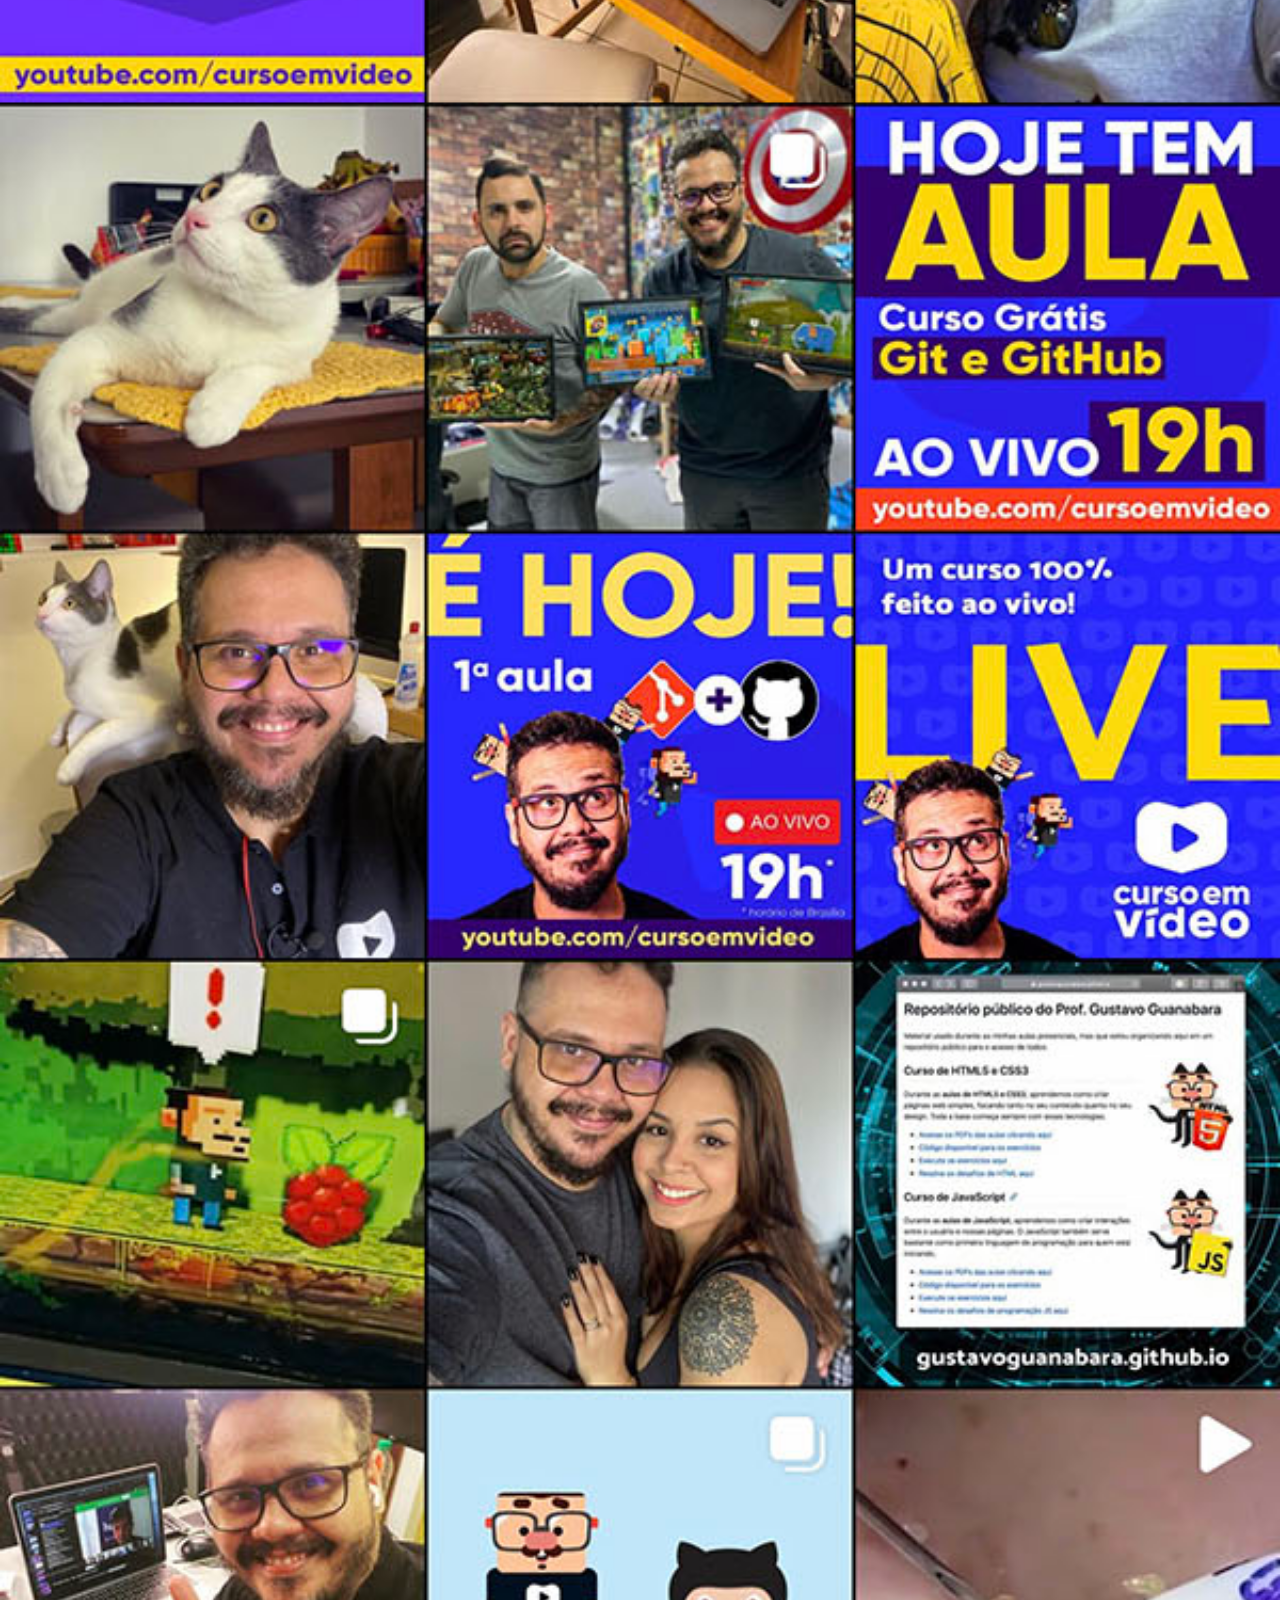
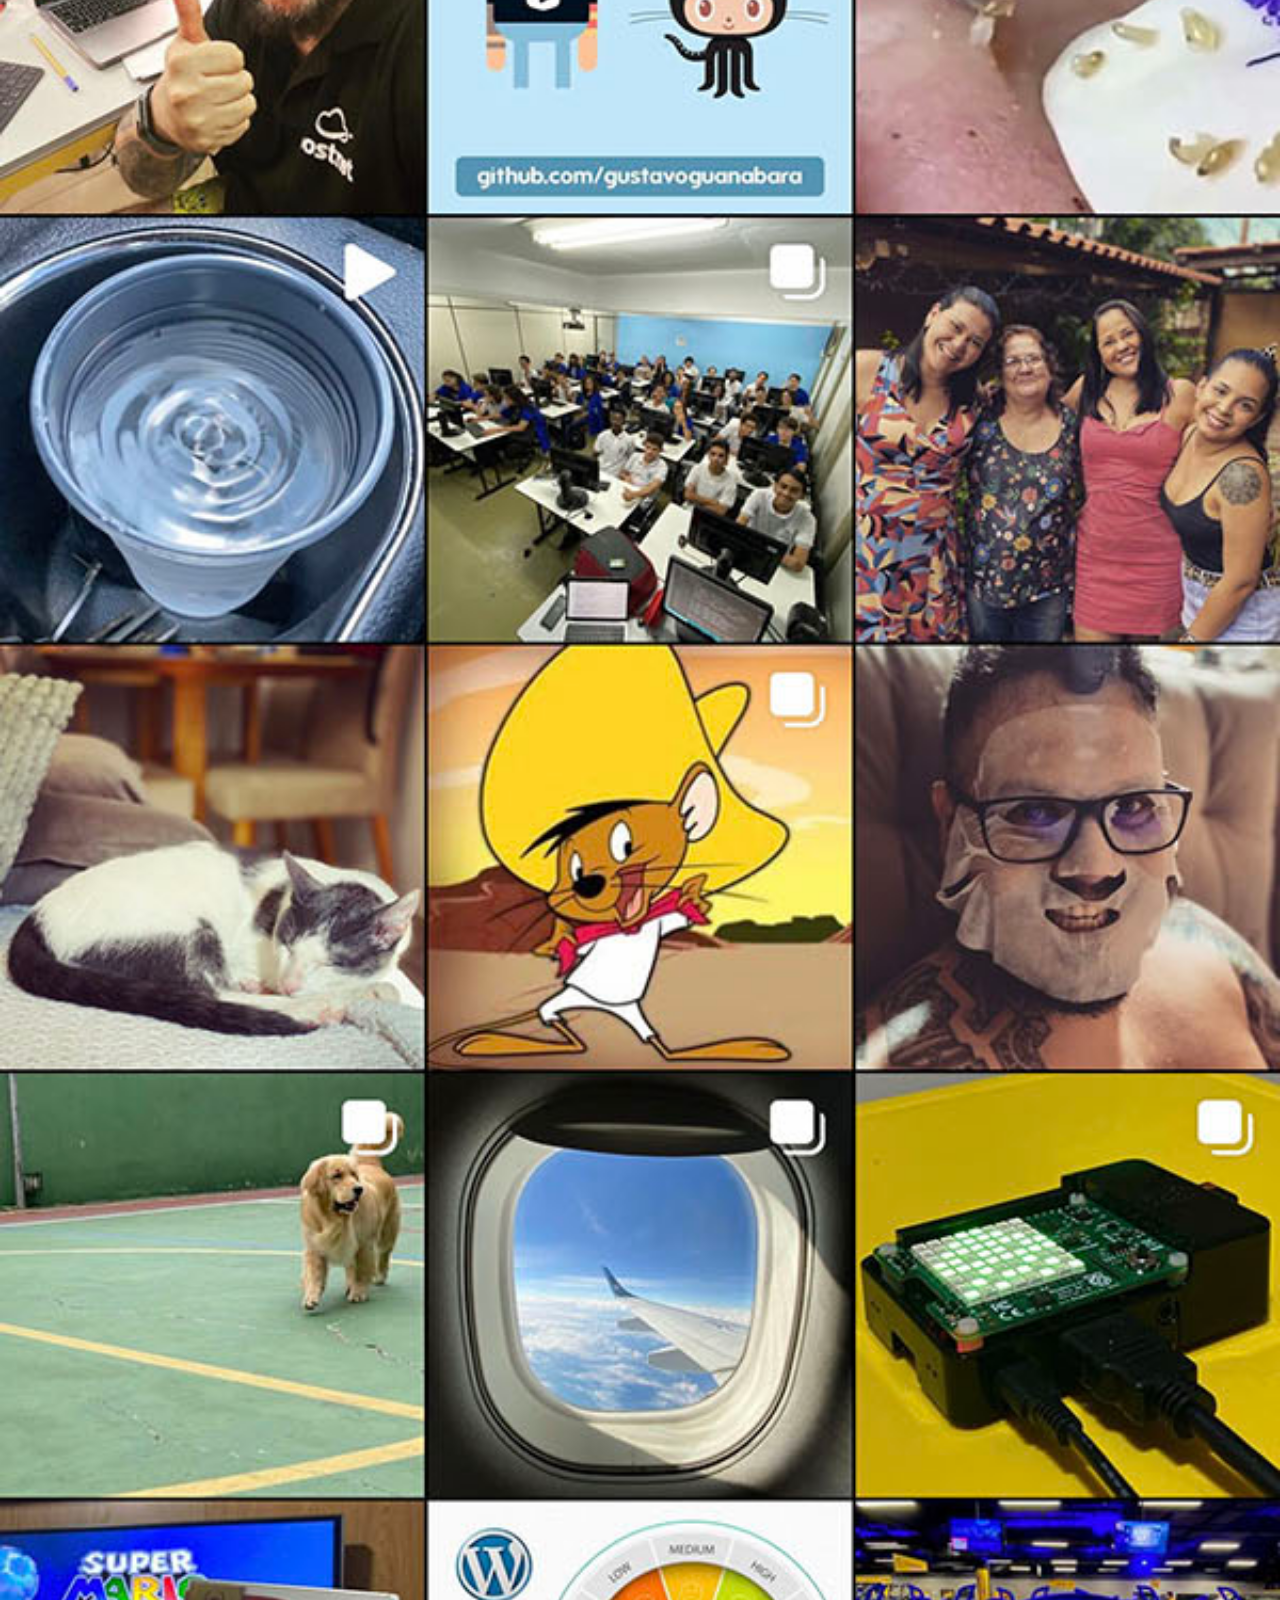
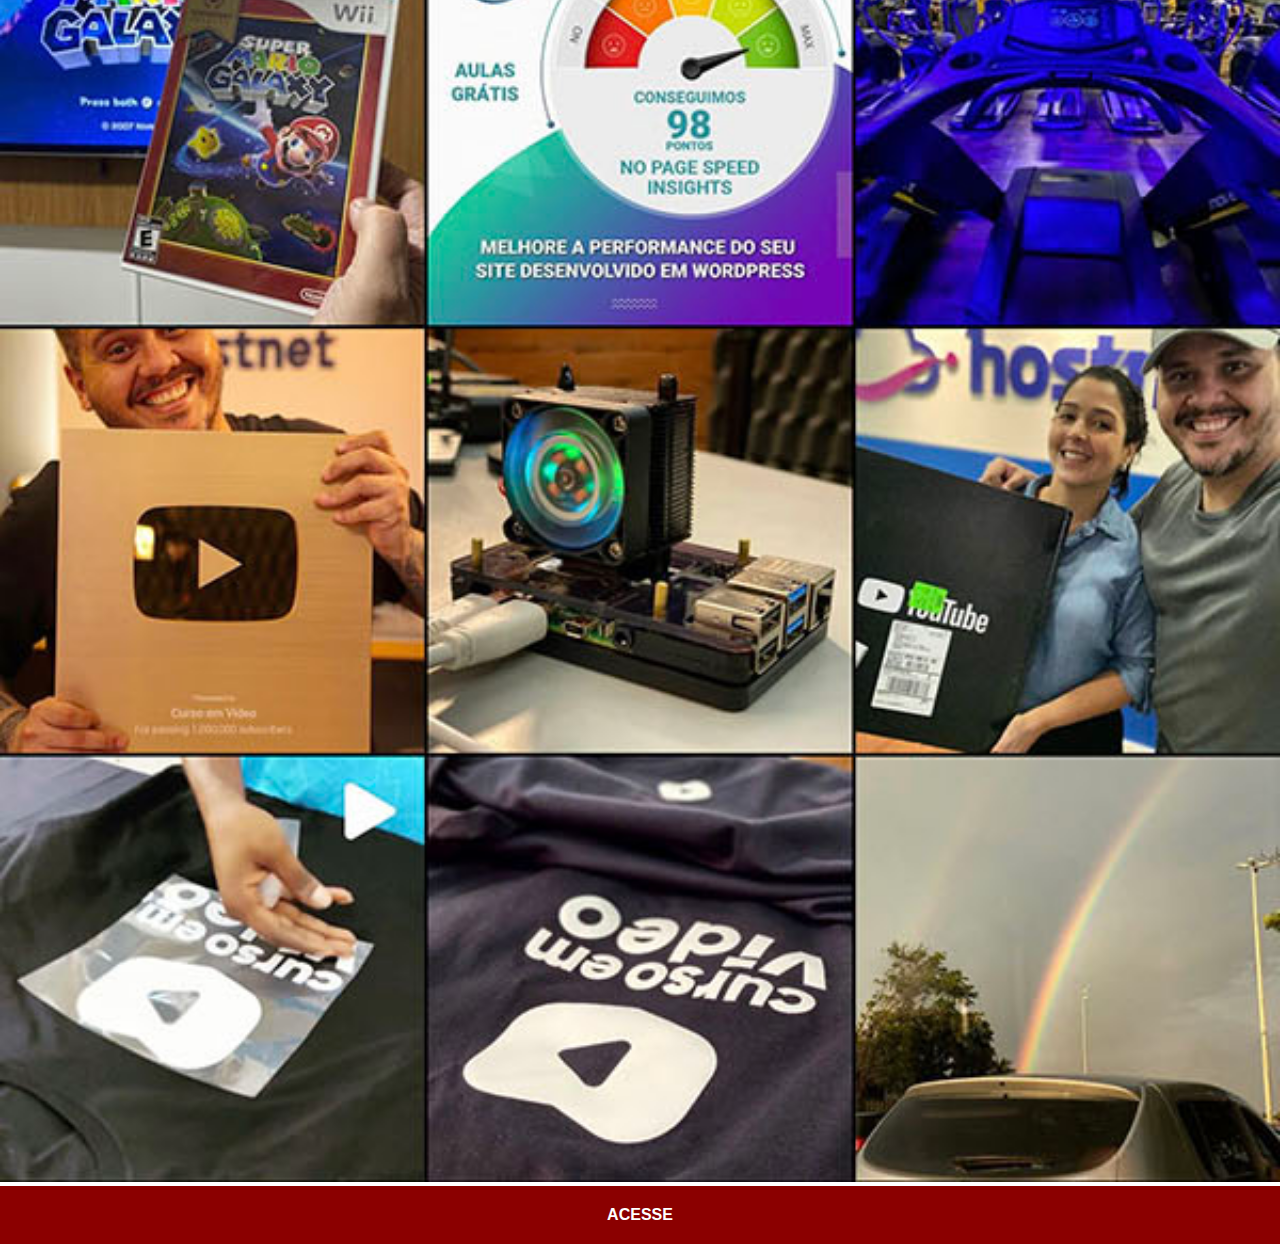
<file: instagram.html>
<!DOCTYPE html>
<html lang="pt-br">
<head>
    <meta charset="UTF-8">
    <meta http-equiv="X-UA-Compatible" content="IE=edge">
    <meta name="viewport" content="width=device-width, initial-scale=1.0">
    <title>Instagram</title>
    <link rel="stylesheet" href="estilos/social.css">
</head>
<body>
    <img src="imagens/tela-instagram.jpg" alt="Instagram">
    <a href="https://www.instagram.com/gustavoguanabara/" target="_blank">ACESSE</a>
</body>
</html>
</file>
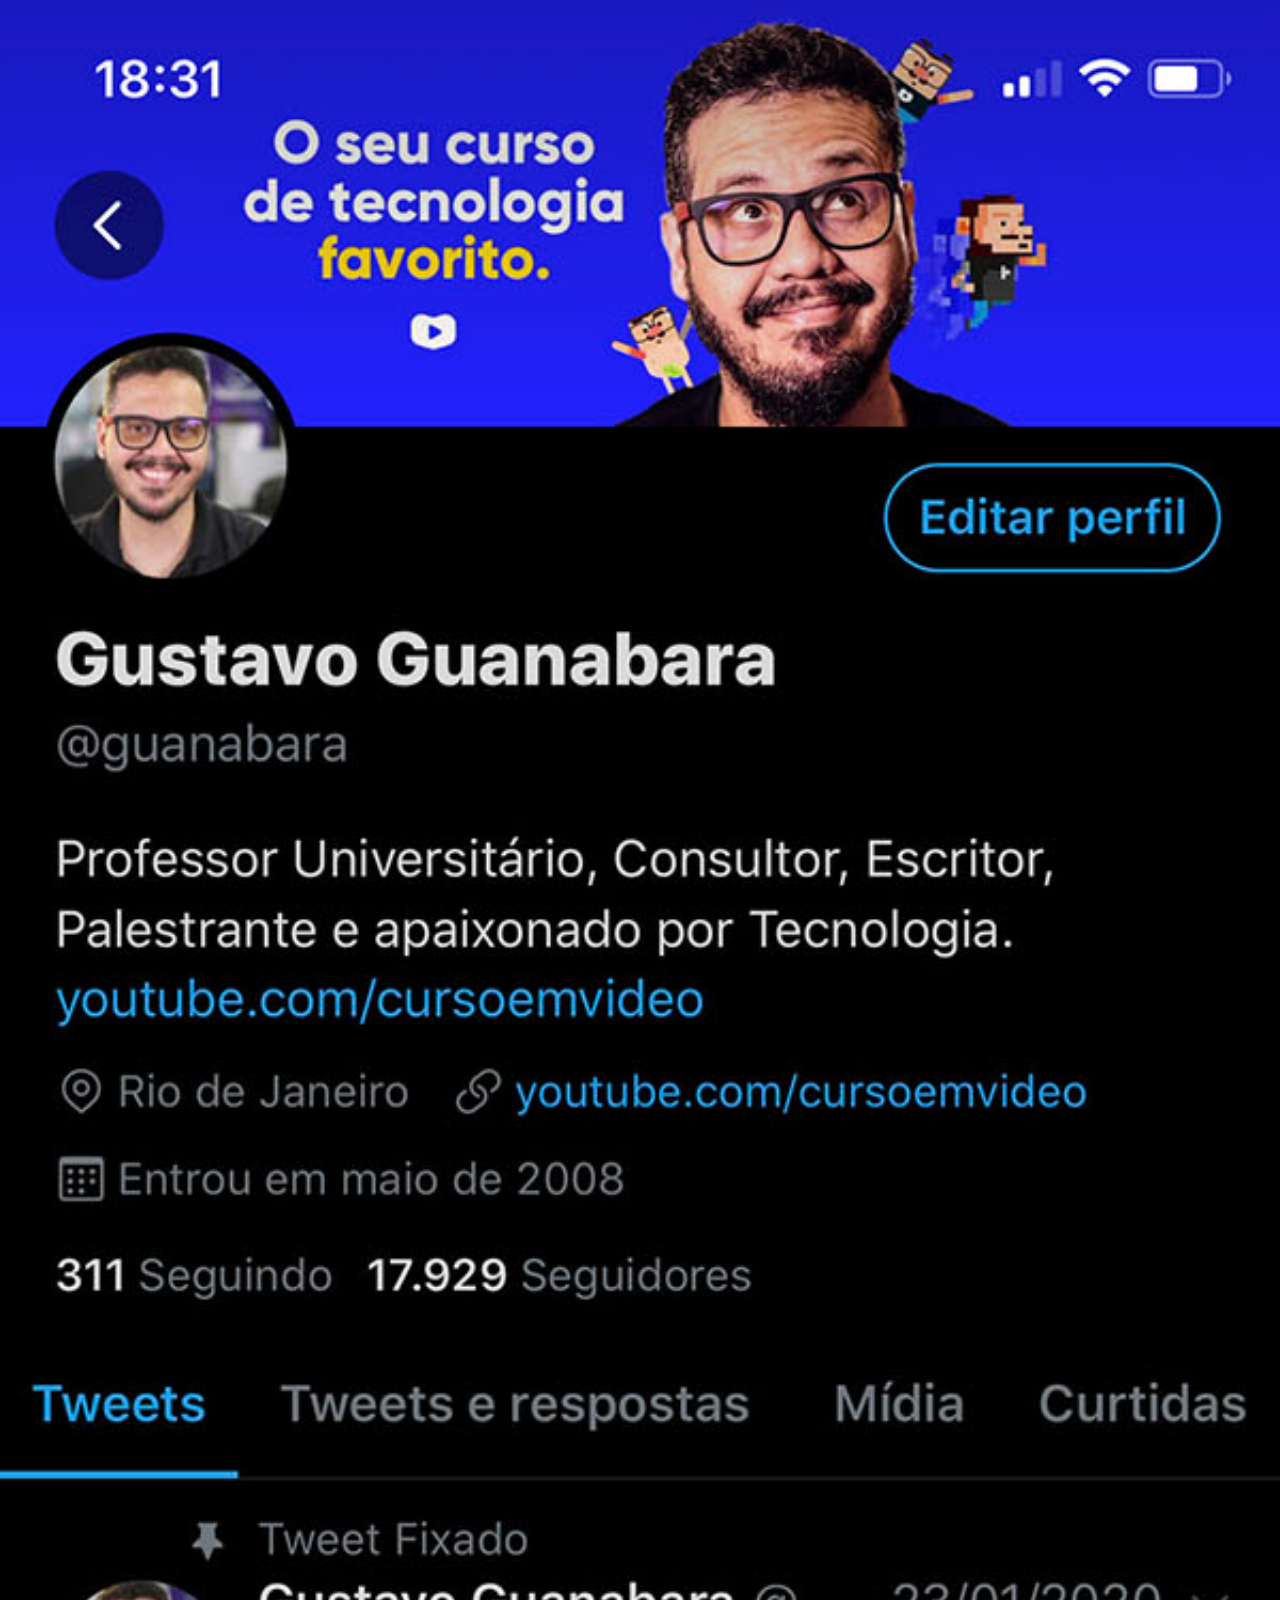
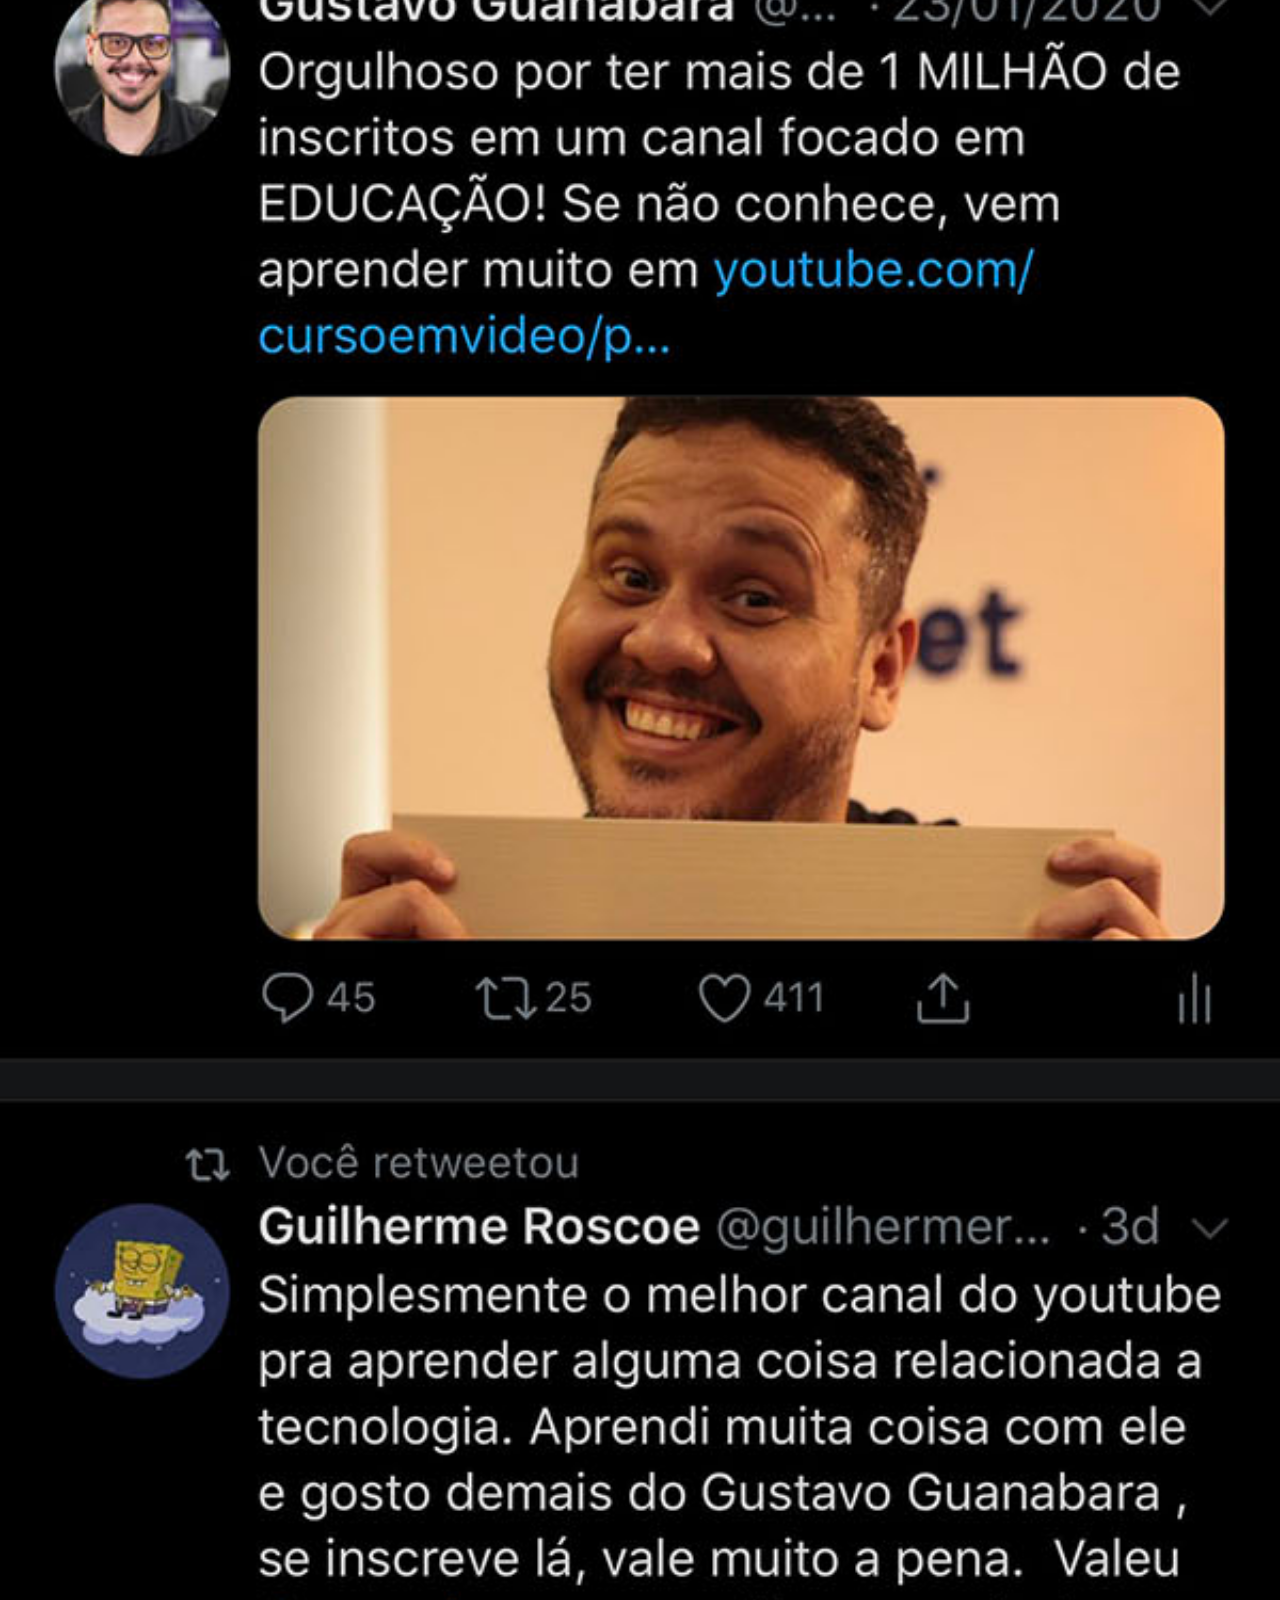
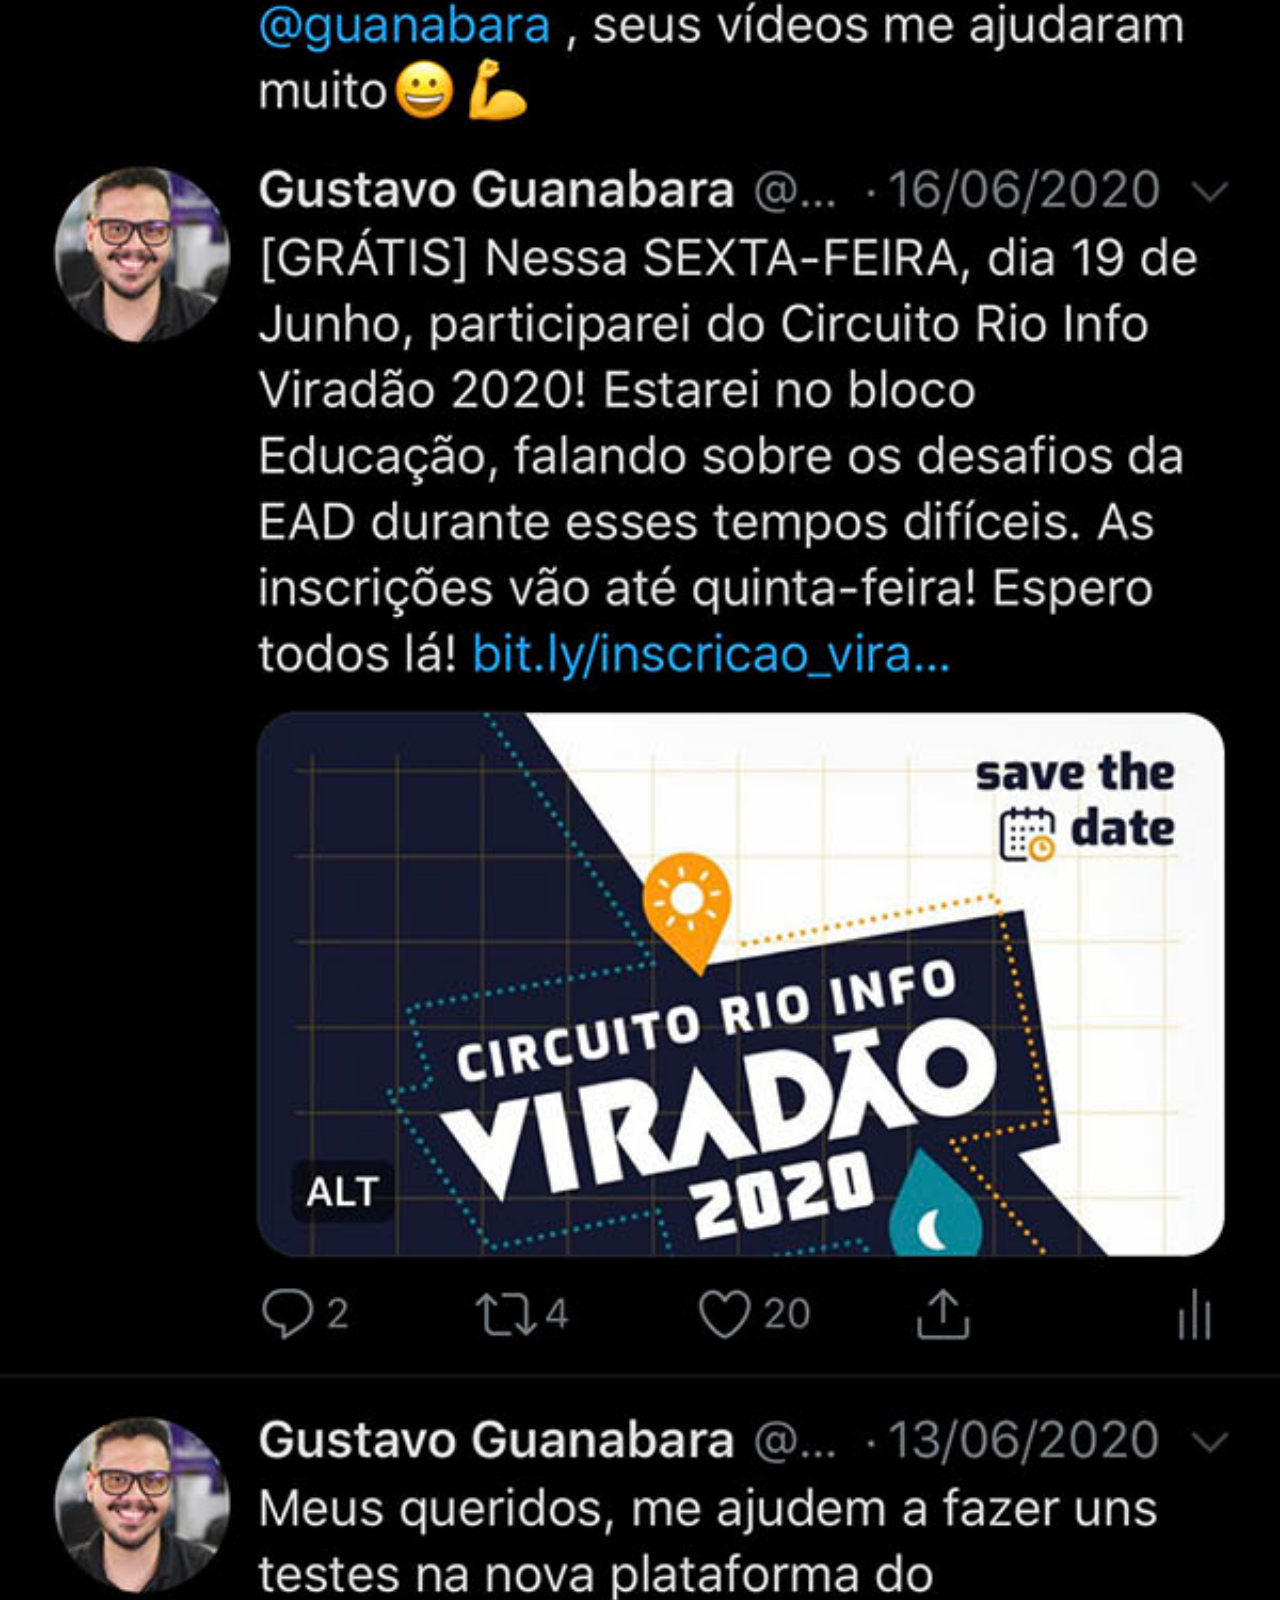
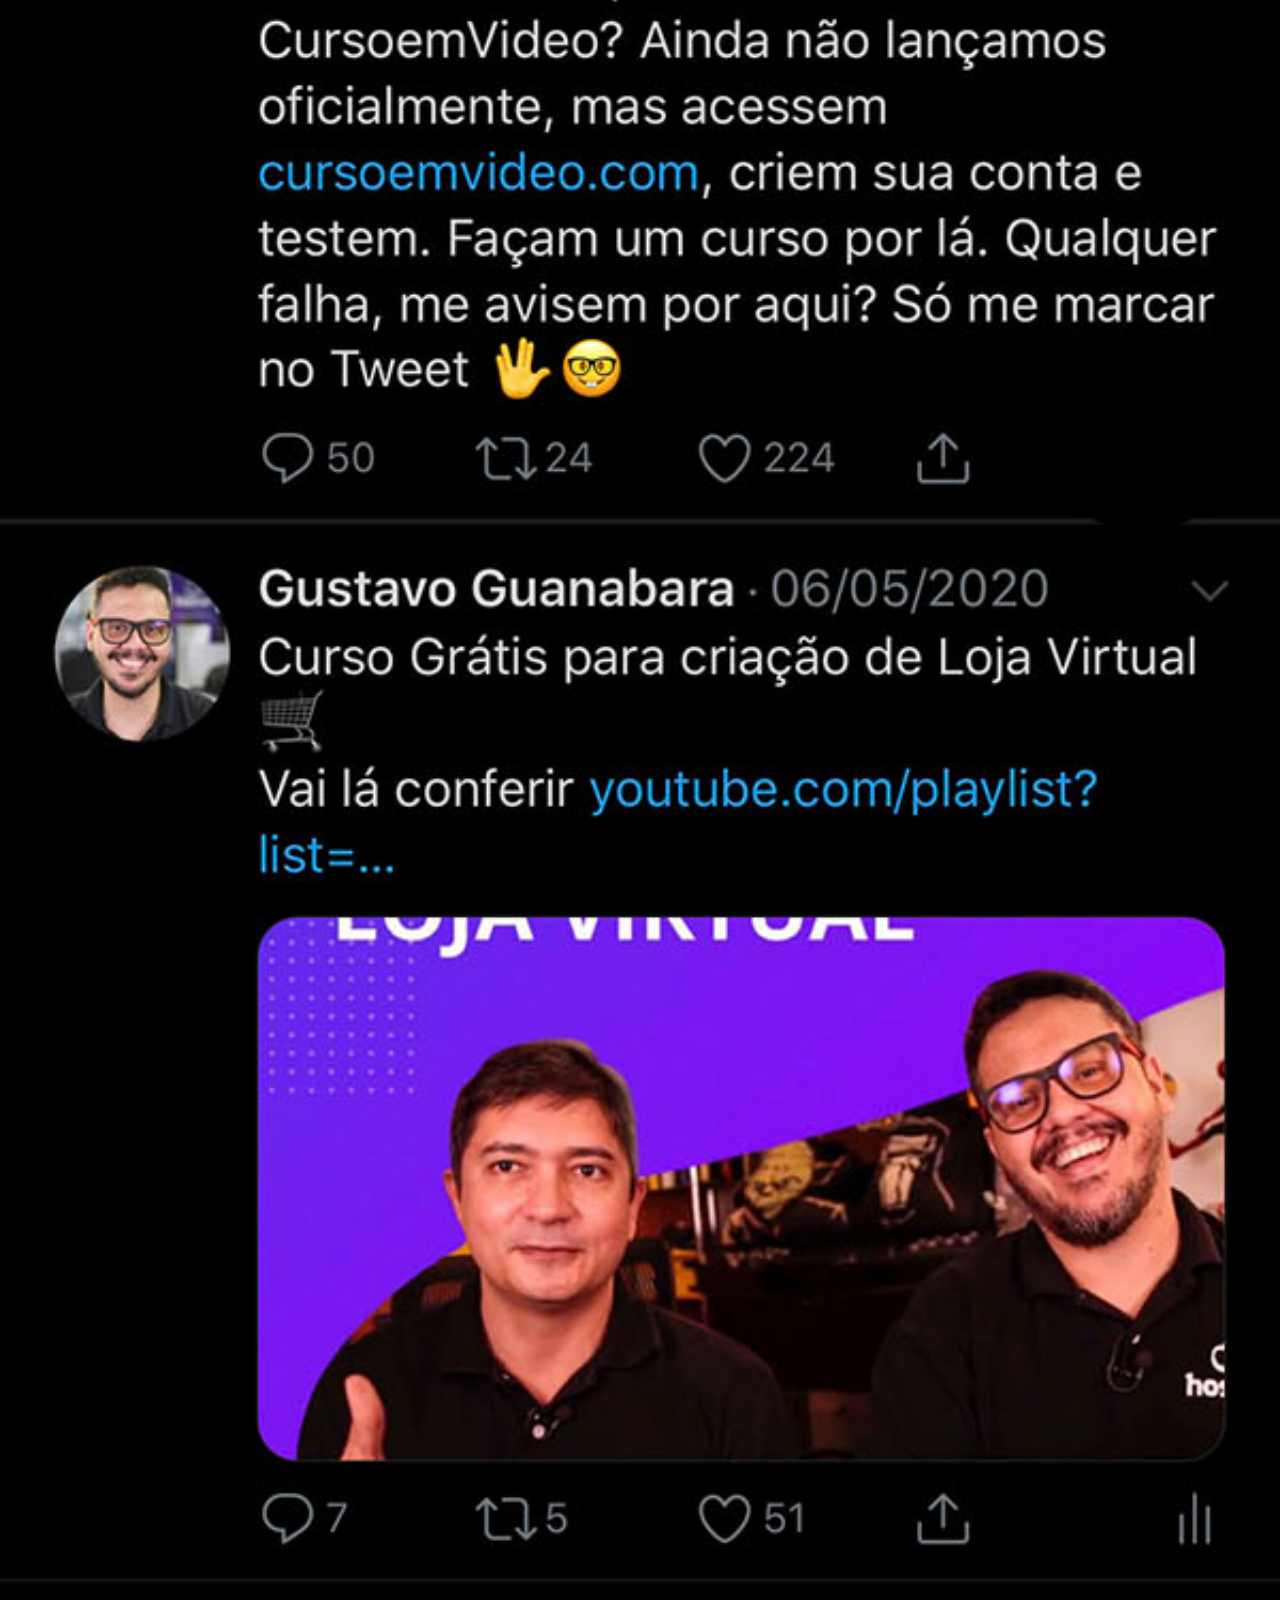
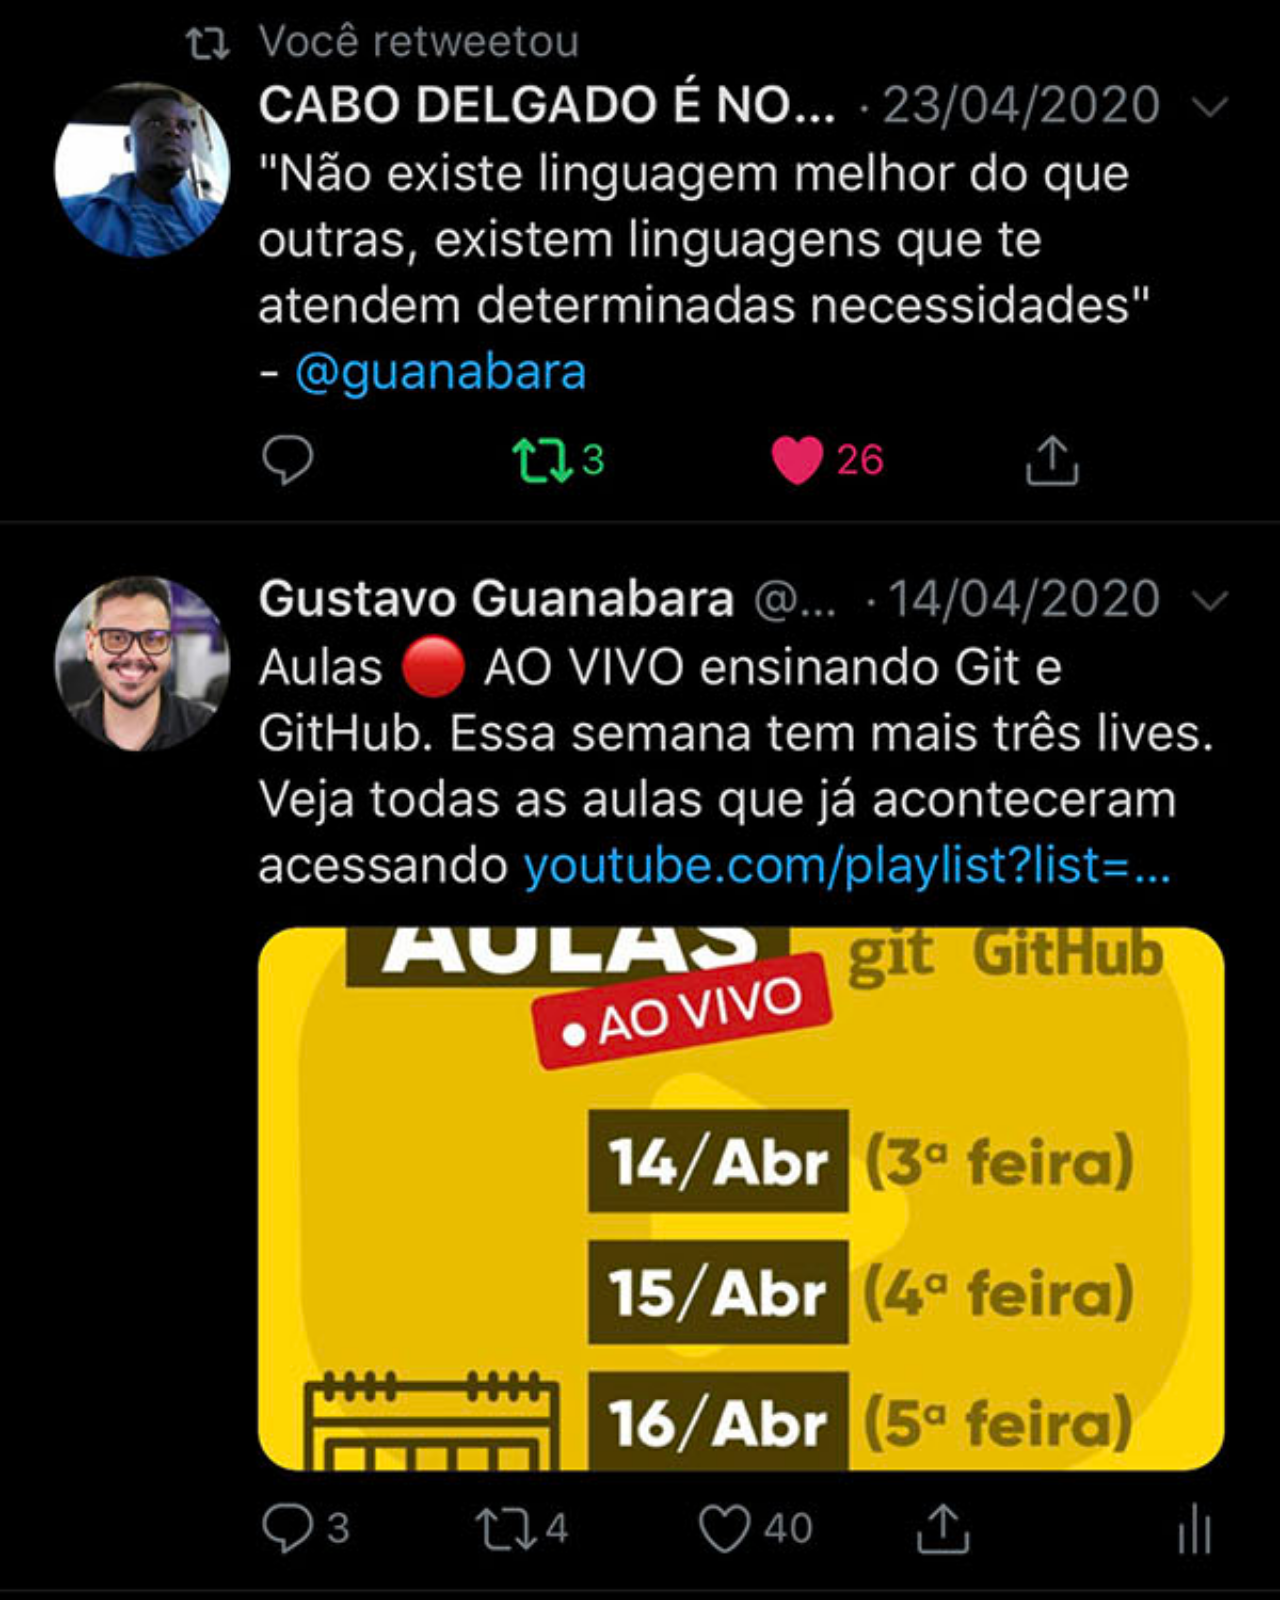
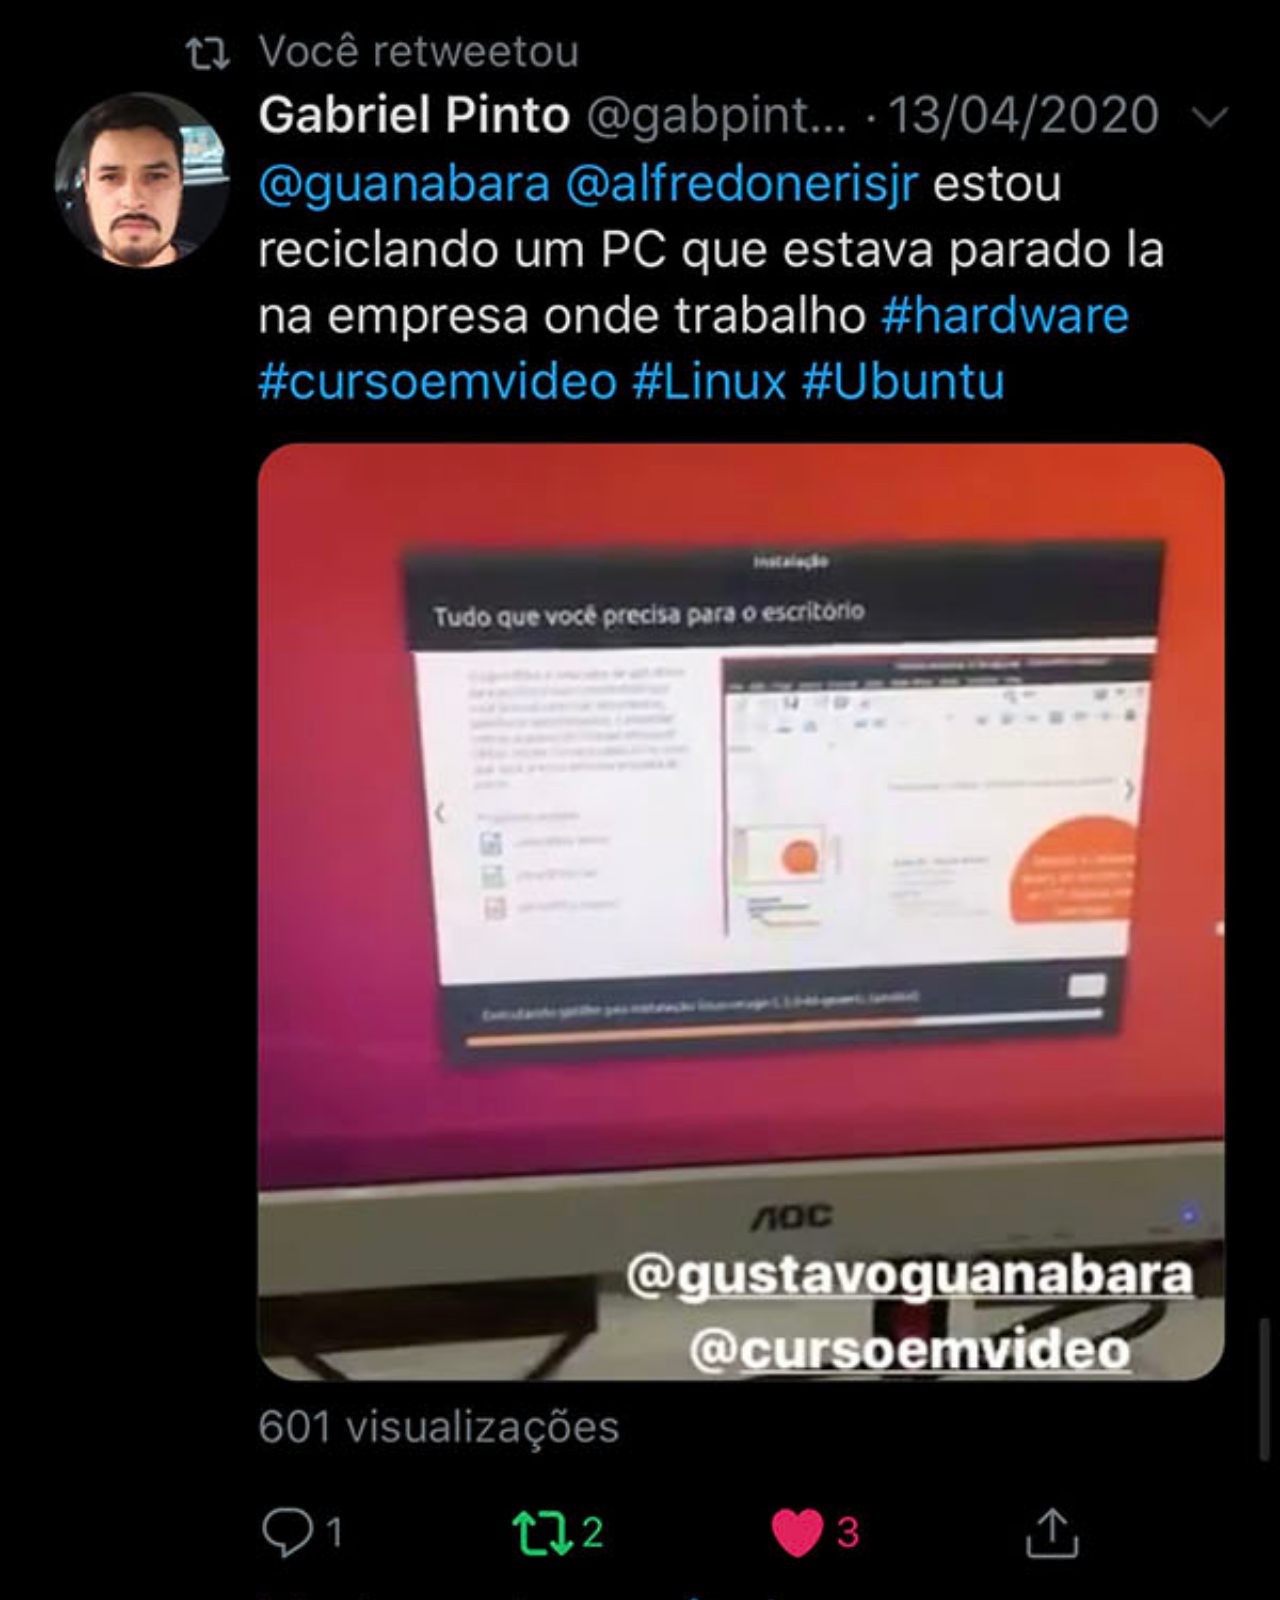
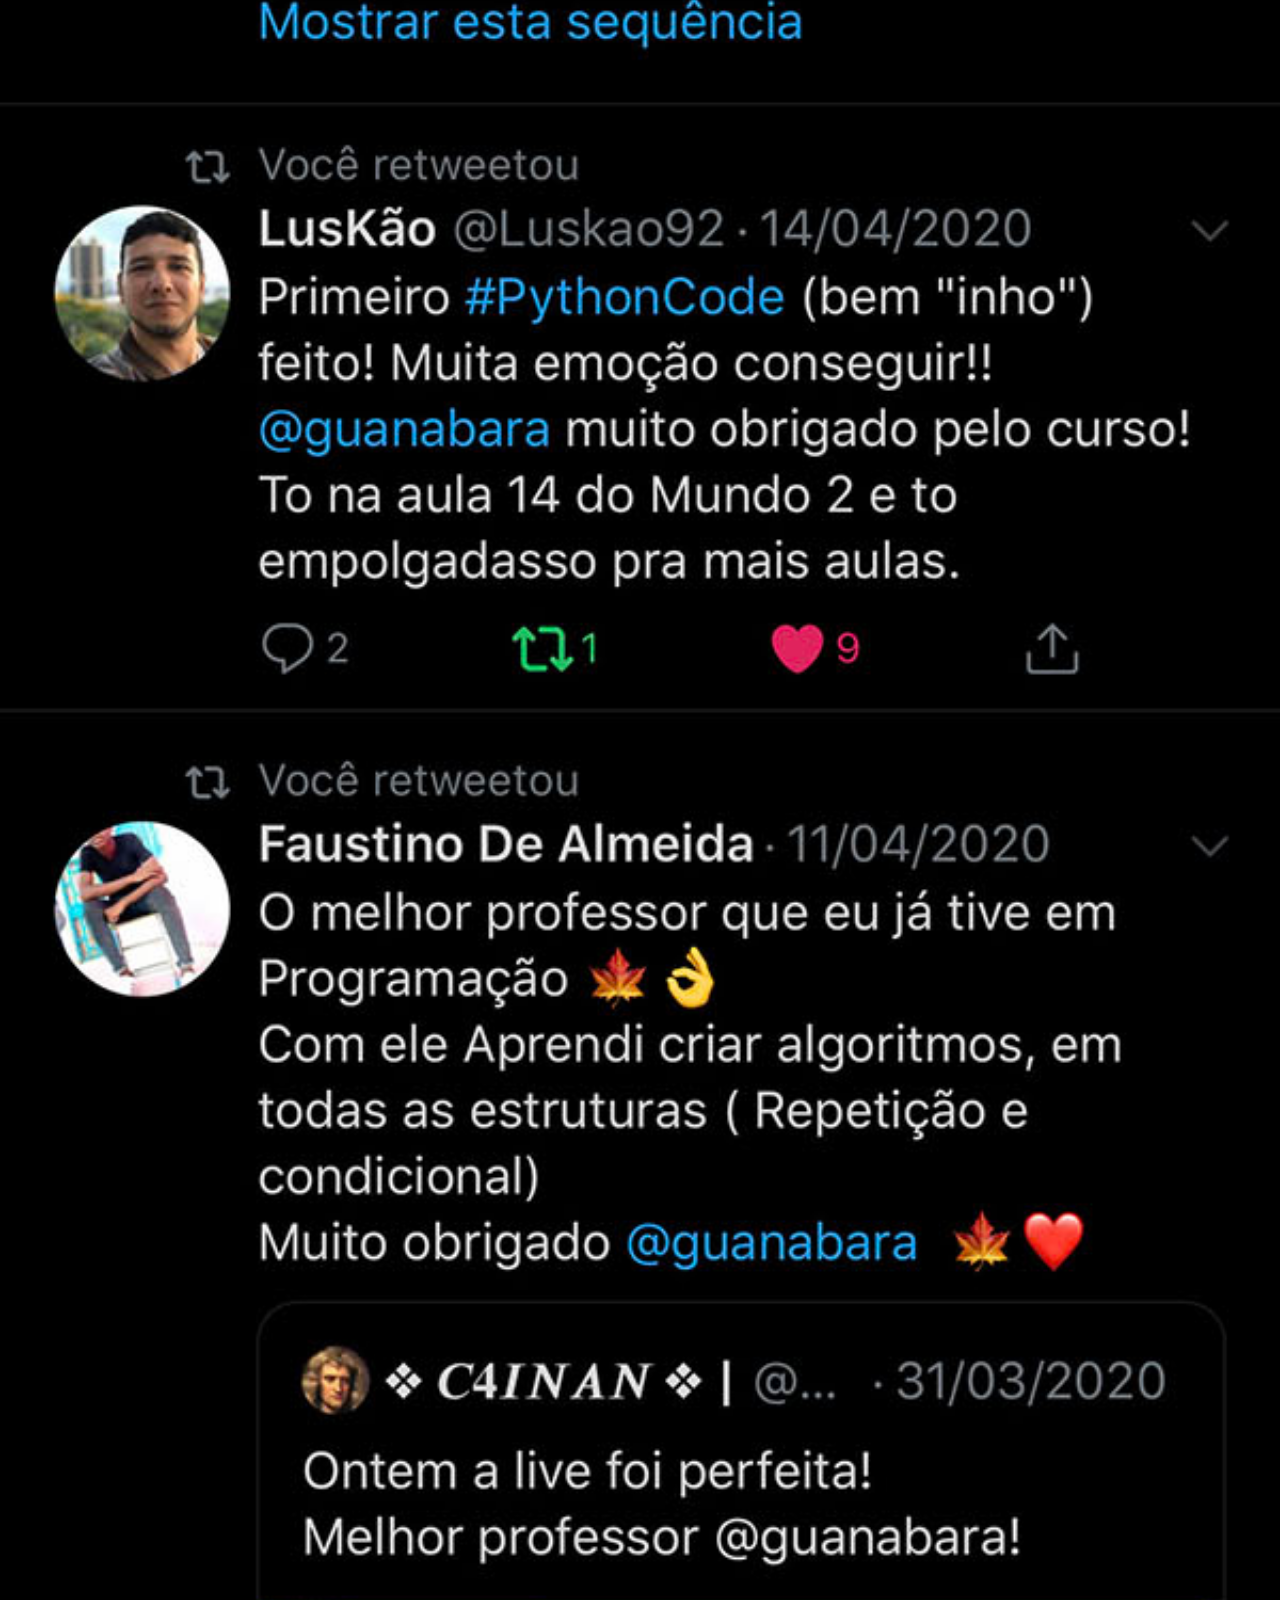
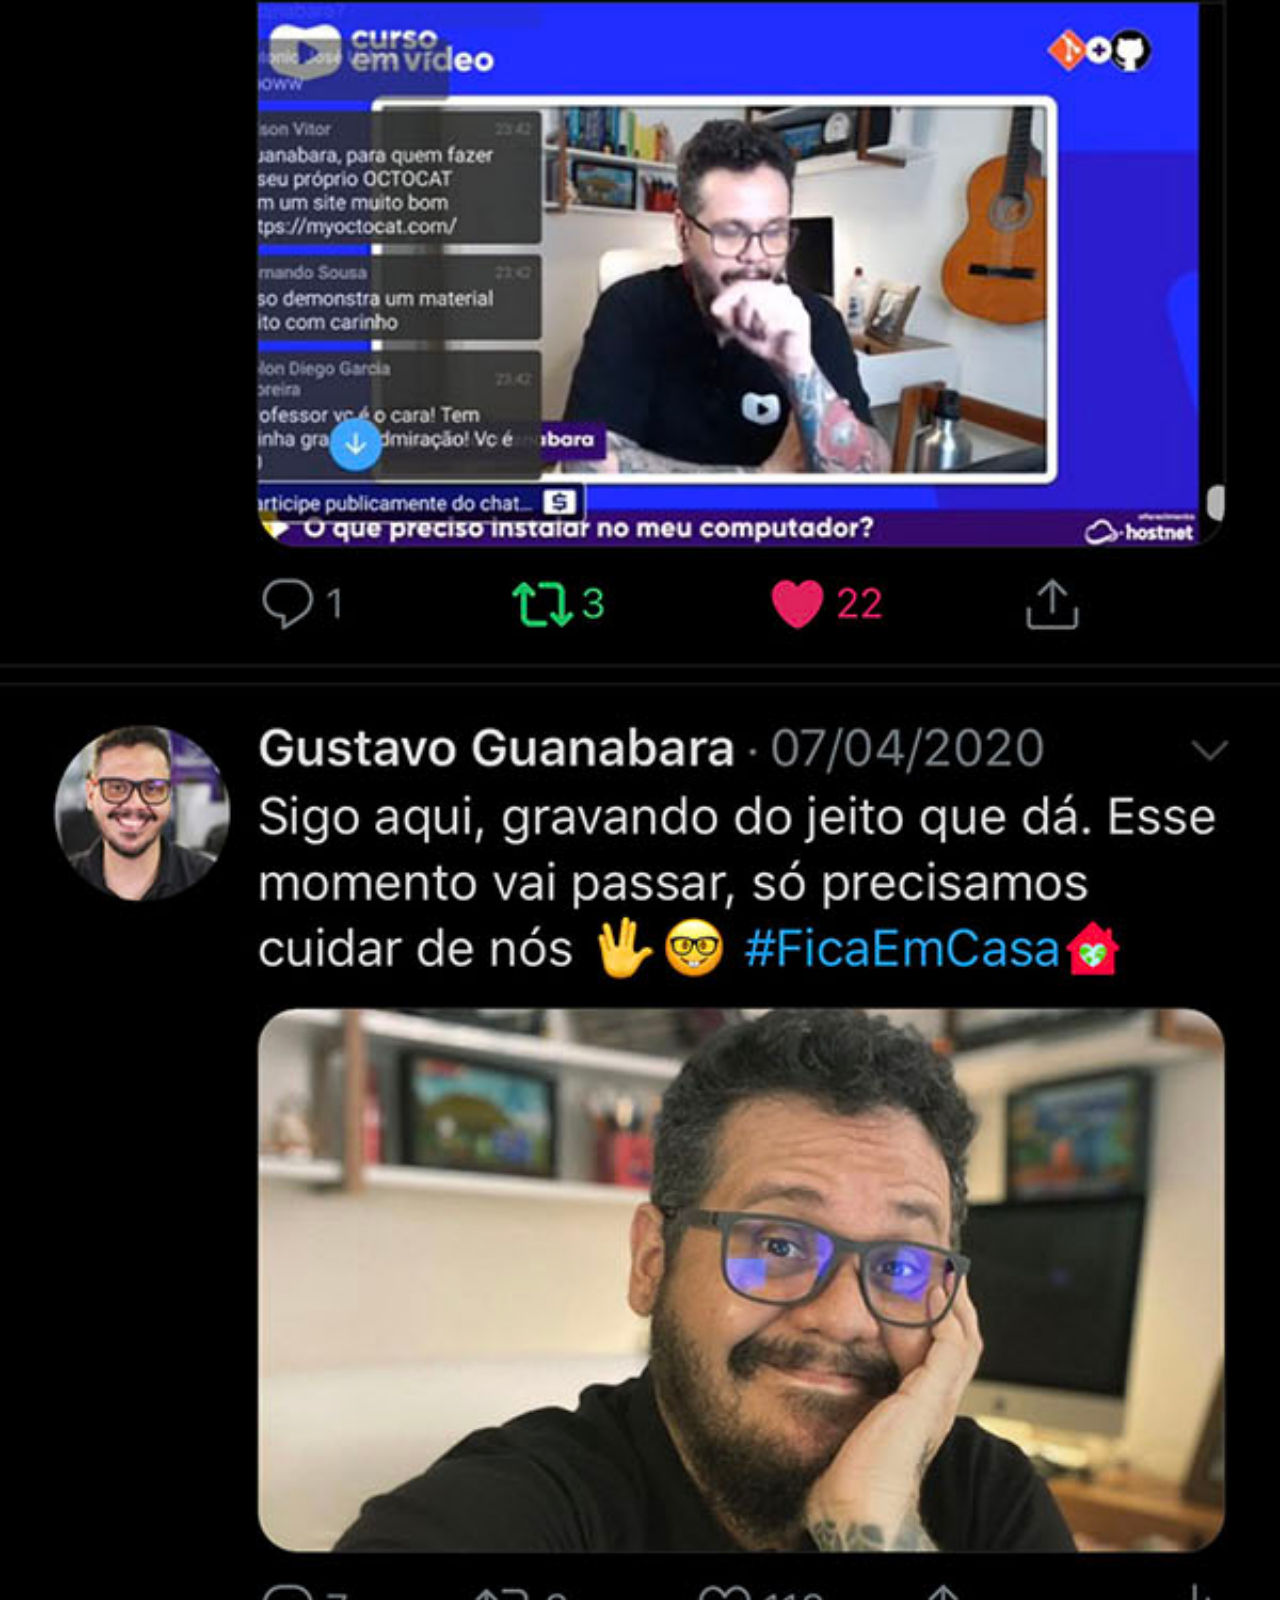
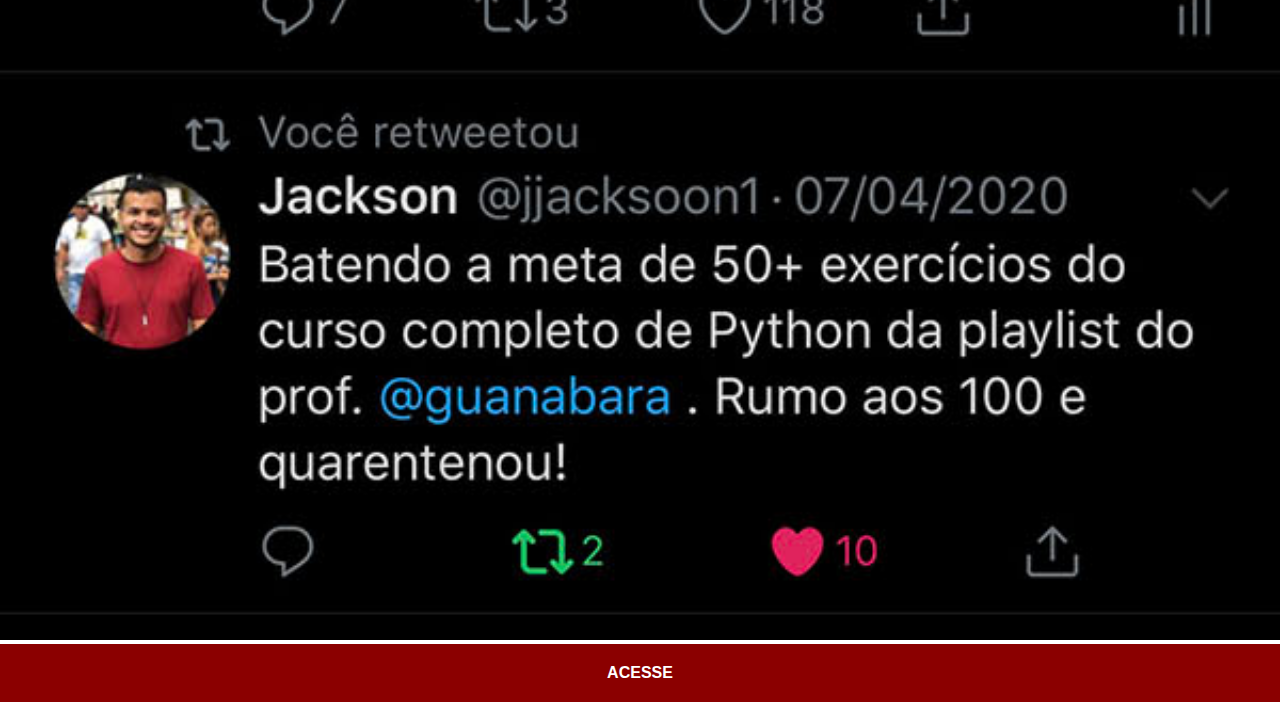
<file: twitter.html>
<!DOCTYPE html>
<html lang="pt-br">
<head>
    <meta charset="UTF-8">
    <meta http-equiv="X-UA-Compatible" content="IE=edge">
    <meta name="viewport" content="width=device-width, initial-scale=1.0">
    <title>Twitter</title>
    <link rel="stylesheet" href="estilos/social.css">
</head>
<body>
    <img src="imagens/tela-twitter.jpg" alt="Twitter">
    <a href="https://twitter.com/guanabara" target="_blank">ACESSE</a>
</body>
</html>
</file>
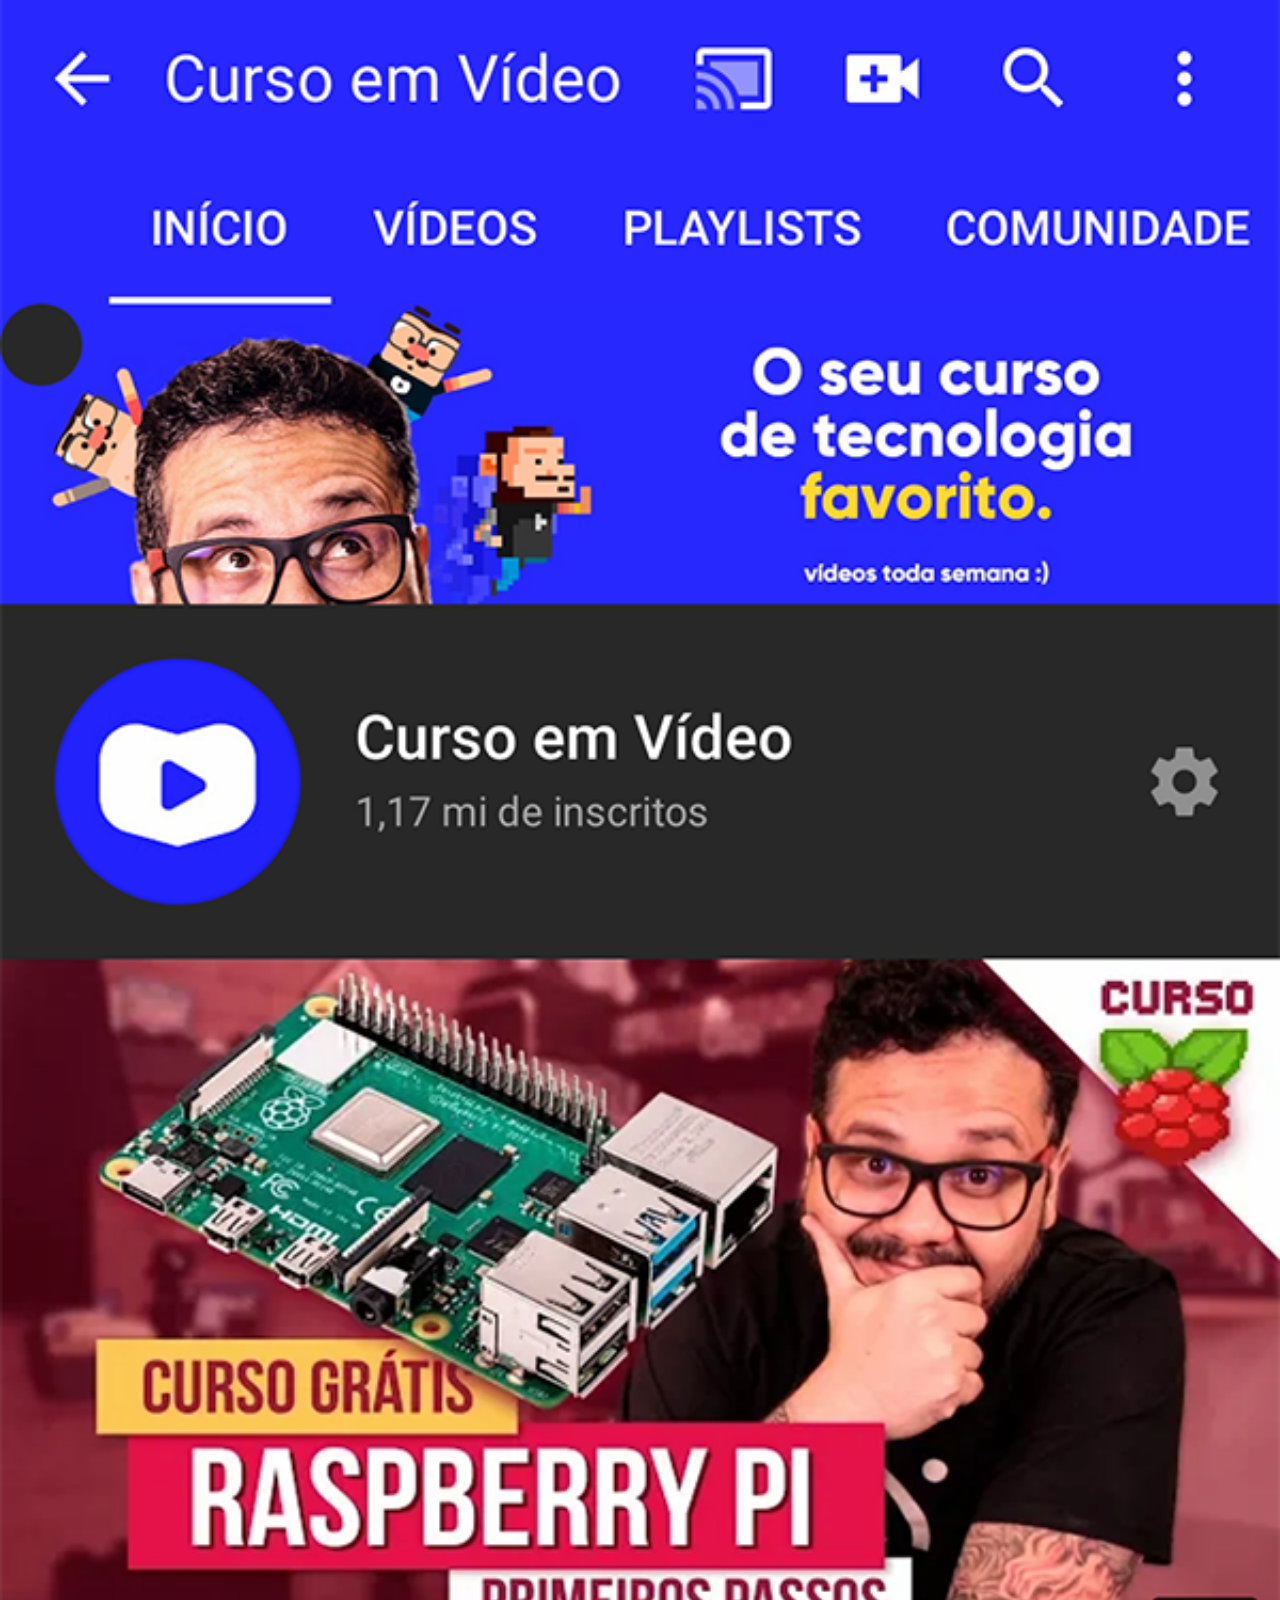
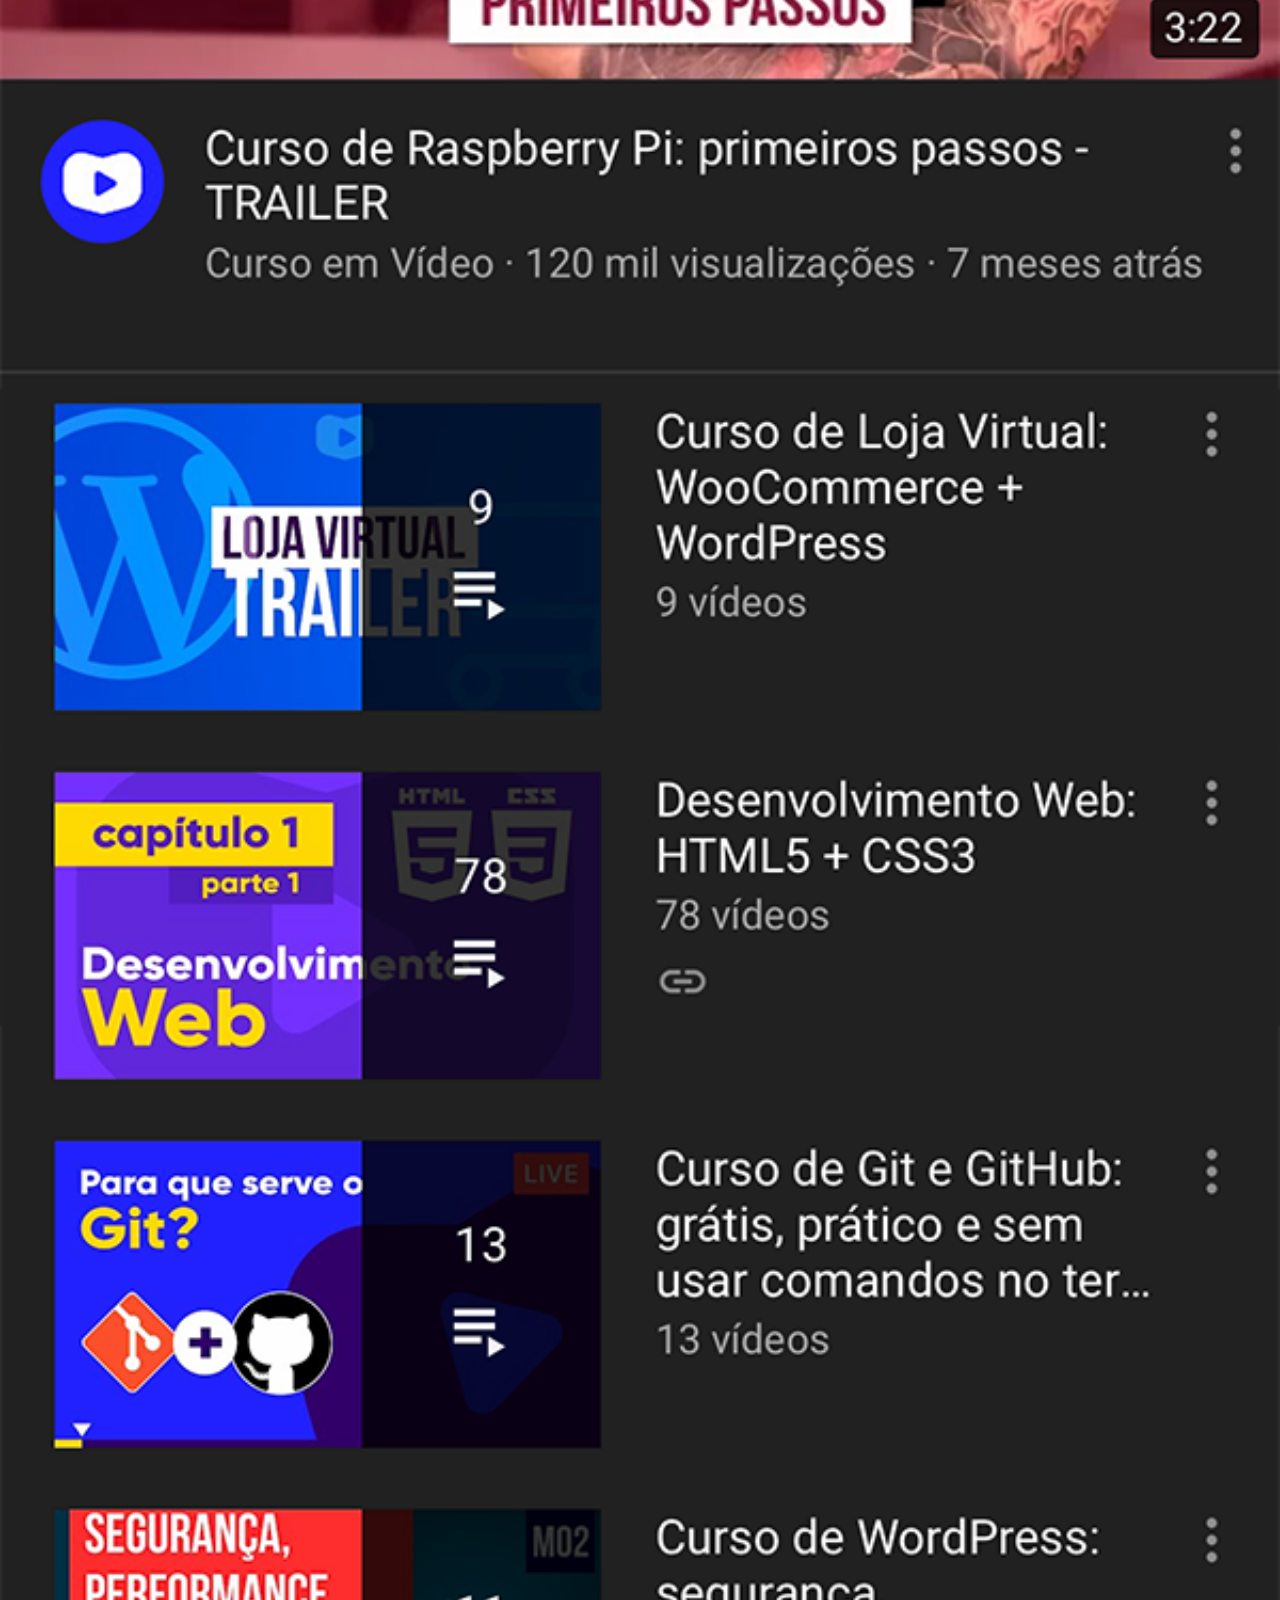
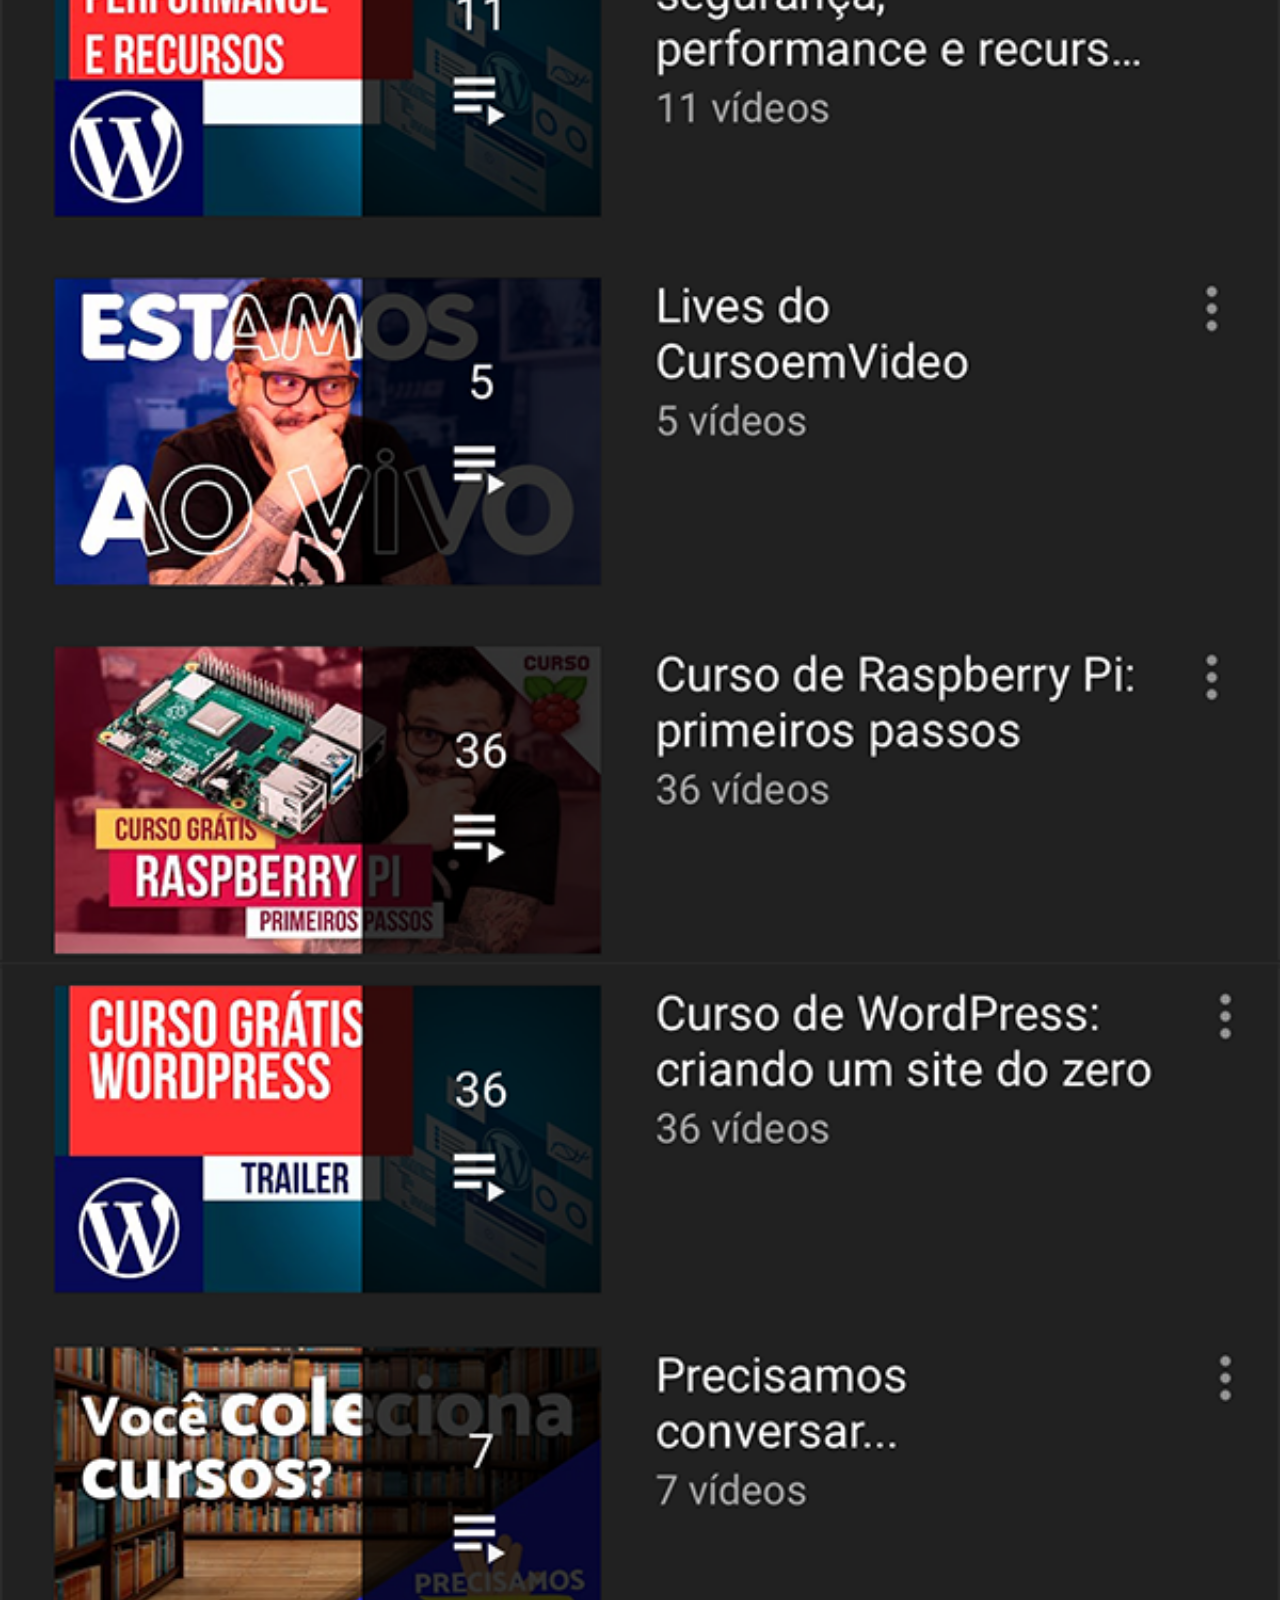
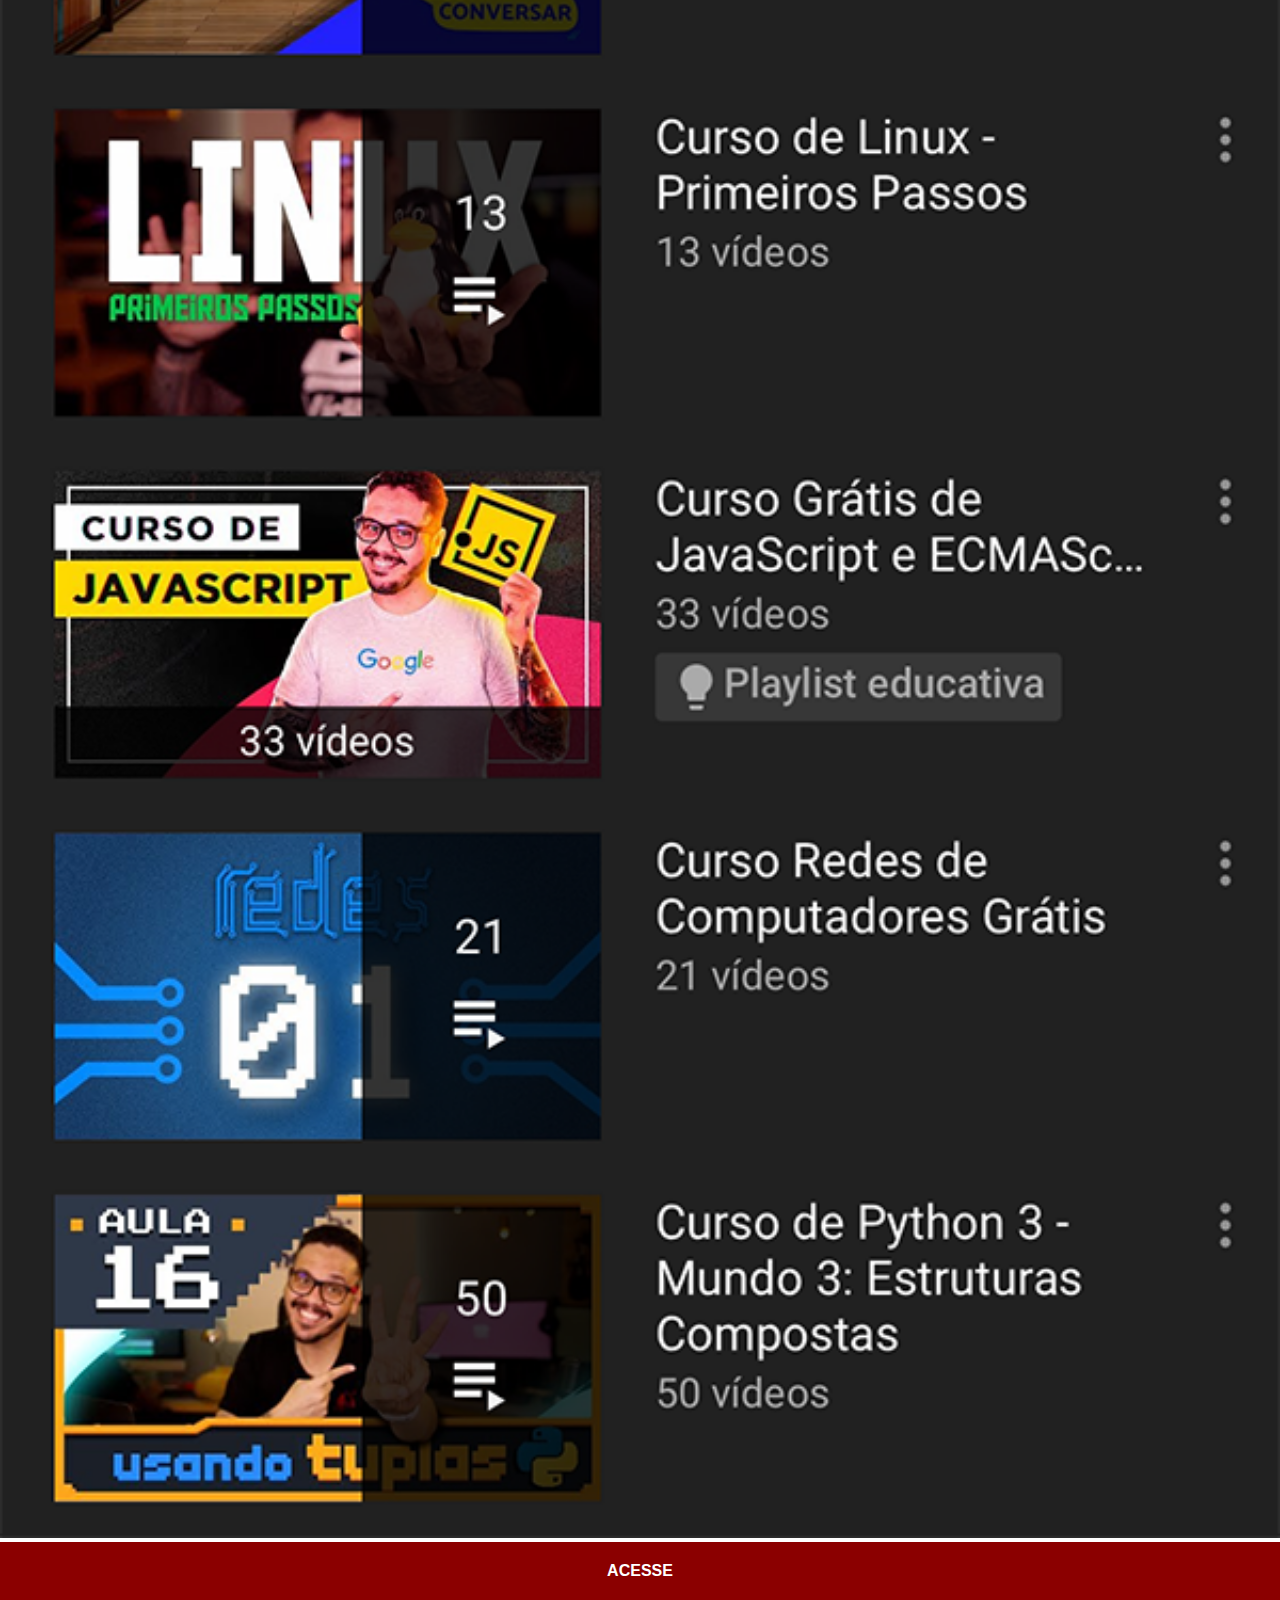
<file: youtube.html>
<!DOCTYPE html>
<html lang="pt-br">
<head>
    <meta charset="UTF-8">
    <meta http-equiv="X-UA-Compatible" content="IE=edge">
    <meta name="viewport" content="width=device-width, initial-scale=1.0">
    <title>YouTube</title>
    <link rel="stylesheet" href="estilos/social.css">
</head>
<body>
    <img src="imagens/tela-youtube.png" alt="YouTube">
    <a href="https://www.youtube.com/c/CursoemV%C3%ADdeo/playlists" target="_blank">ACESSE</a>
</body>
</html>
</file>
<file: estilos/style.css>
@charset "UTF-8";

* {
    margin: 0px;
    padding: 0px;
    font-family: Arial, Helvetica, sans-serif;
}

html, body {
    height: 100vh;
    width: 100vw;
    background-color: black;
}

body {
    background: url('../imagens/fundo-madeira.jpg') no-repeat top center;
    background-size: cover; /* Cobre a tela inteira */
    background-attachment: fixed; /* Fica fixo */
}

main {
    position: relative;
    height: 100vh;        
}

section#telefone {
    position: absolute;
    top: 50%;
    left: 50%;
    transform: translate(-50%, -50%);

    height: 627px;
    width: 311px;
    background: url('../imagens/frame-iphone.png') no-repeat;    
}

iframe#tela {
    position: relative;
    top: 80px;
    left: 22px;
    width: 267px;
    height: 471px;
}

section#redes-sociais {
    text-align: right;
}

section#redes-sociais img {
    width: 50px;
    margin: 10px;
    border-radius: 50%;
    box-shadow: 2px 2px 5px rgba(0, 0, 0, 0.401);
}

section#redes-sociais img:hover {
    border: 2px solid rgba(255, 255, 255, 0.607);
    transform: translate(-3px, -3px);
    box-shadow: 5px 5px 10px rgba(0, 0, 0, 0.604);
    transition: transform .3s, border 1s;
}
</file>
<file: estilos/social.css>
@charset "UTF-8";


* {
    margin: 0px;
    padding: 0px;
    font-family: Arial, Helvetica, sans-serif;
}

::-webkit-scrollbar {
    width: 0px;
    height: 0px;
}

img {
    width: 100vw;
}

a {
    display: block;
    background-color: darkred;
    color: white;
    padding: 20px;
    text-align: center;
    font-weight: bolder; 
    text-decoration: none;
}

a:hover {
    background-color: red;
}
</file>
